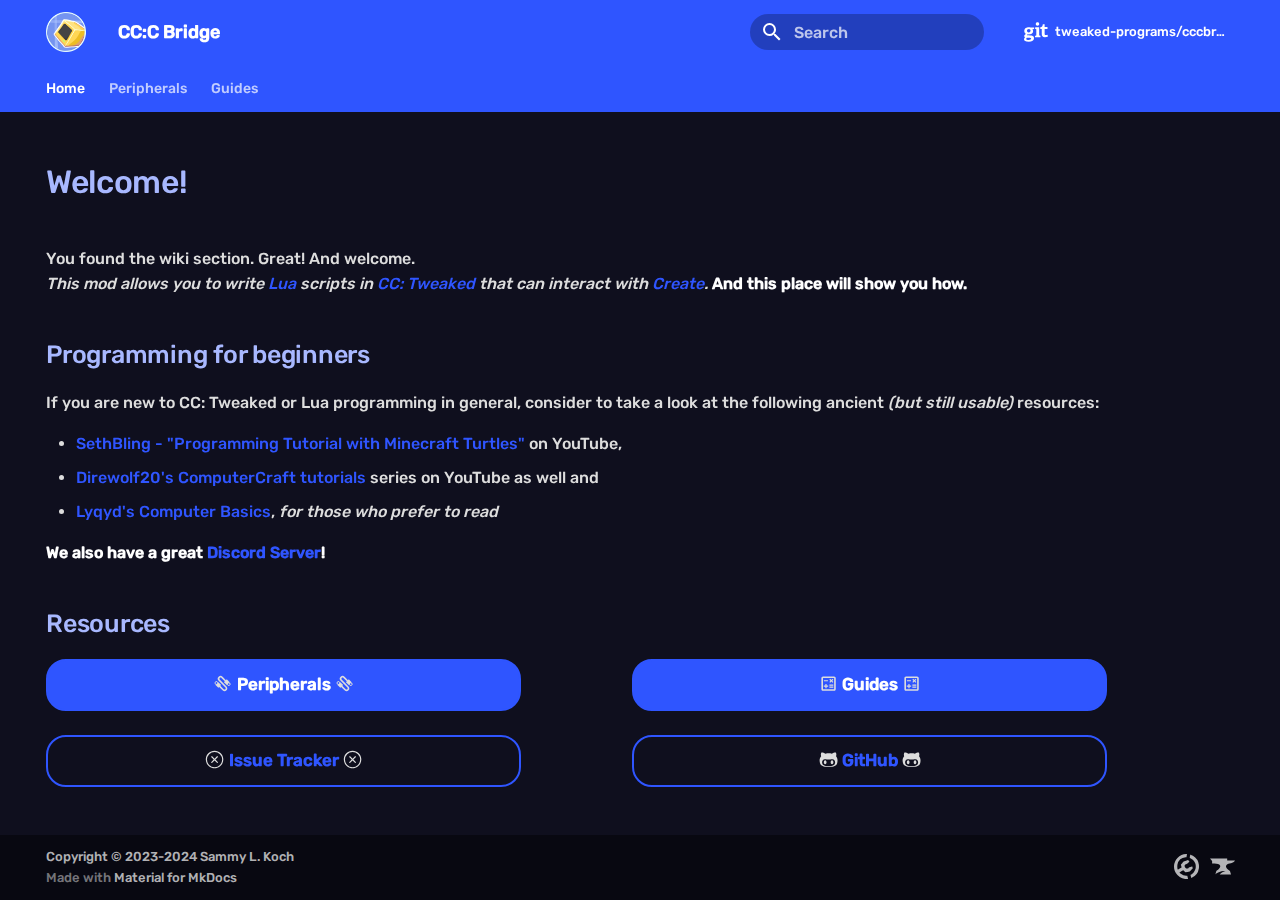
<file: index.html>
<!doctype html><html lang=en class=no-js> <head><meta charset=utf-8><meta name=viewport content="width=device-width,initial-scale=1"><meta name=description content="The documentation for the CC:C Bridge mod."><meta name=author content="Tweaked Programs"><link href=https://cccbridge.tweaked-programs.cc/ rel=canonical><link href=peripherals/ rel=next><link rel=icon href=assets/images/tweaked-programs-icon.png><meta name=generator content="mkdocs-1.5.3, mkdocs-material-9.5.2"><title>Home - CC:C Bridge</title><link rel=stylesheet href=assets/stylesheets/main.50c56a3b.min.css><link rel=stylesheet href=assets/stylesheets/palette.06af60db.min.css><link rel=stylesheet href=assets/stylesheets/extra.css><script>__md_scope=new URL(".",location),__md_hash=e=>[...e].reduce((e,_)=>(e<<5)-e+_.charCodeAt(0),0),__md_get=(e,_=localStorage,t=__md_scope)=>JSON.parse(_.getItem(t.pathname+"."+e)),__md_set=(e,_,t=localStorage,a=__md_scope)=>{try{t.setItem(a.pathname+"."+e,JSON.stringify(_))}catch(e){}}</script><meta property=og:type content=website><meta property=og:title content="Home - CC:C Bridge"><meta property=og:description content="The documentation for the CC:C Bridge mod."><meta property=og:image content=https://cccbridge.tweaked-programs.cc/assets/images/social/index.png><meta property=og:image:type content=image/png><meta property=og:image:width content=1200><meta property=og:image:height content=630><meta content=https://cccbridge.tweaked-programs.cc/ property=og:url><meta name=twitter:card content=summary_large_image><meta name=twitter:title content="Home - CC:C Bridge"><meta name=twitter:description content="The documentation for the CC:C Bridge mod."><meta name=twitter:image content=https://cccbridge.tweaked-programs.cc/assets/images/social/index.png> <link href="assets/stylesheets/glightbox.min.css" rel="stylesheet"/><style>
        html.glightbox-open { overflow: initial; height: 100%; }
        .gslide-title { margin-top: 0px; user-select: text; }
        .gslide-desc { color: #666; user-select: text; }
        .gslide-image img { background: white; }
        
            .gscrollbar-fixer { padding-right: 15px; }
            .gdesc-inner { font-size: 0.75rem; }
            body[data-md-color-scheme="slate"] .gdesc-inner { background: var(--md-default-bg-color);}
            body[data-md-color-scheme="slate"] .gslide-title { color: var(--md-default-fg-color);}
            body[data-md-color-scheme="slate"] .gslide-desc { color: var(--md-default-fg-color);}
            </style> <script src="assets/javascripts/glightbox.min.js"></script></head> <body dir=ltr data-md-color-scheme=slate data-md-color-primary=custom data-md-color-accent=custom> <input class=md-toggle data-md-toggle=drawer type=checkbox id=__drawer autocomplete=off> <input class=md-toggle data-md-toggle=search type=checkbox id=__search autocomplete=off> <label class=md-overlay for=__drawer></label> <div data-md-component=skip> <a href=#welcome class=md-skip> Skip to content </a> </div> <div data-md-component=announce> </div> <header class=md-header data-md-component=header> <nav class="md-header__inner md-grid" aria-label=Header> <a href=. title="CC:C Bridge" class="md-header__button md-logo" aria-label="CC:C Bridge" data-md-component=logo> <img src=assets/images/cccbridge-icon.png alt=logo> </a> <label class="md-header__button md-icon" for=__drawer> <svg xmlns=http://www.w3.org/2000/svg viewbox="0 0 24 24"><path d="M3 6h18v2H3V6m0 5h18v2H3v-2m0 5h18v2H3v-2Z"/></svg> </label> <div class=md-header__title data-md-component=header-title> <div class=md-header__ellipsis> <div class=md-header__topic> <span class=md-ellipsis> CC:C Bridge </span> </div> <div class=md-header__topic data-md-component=header-topic> <span class=md-ellipsis> Home </span> </div> </div> </div> <label class="md-header__button md-icon" for=__search> <svg xmlns=http://www.w3.org/2000/svg viewbox="0 0 24 24"><path d="M9.5 3A6.5 6.5 0 0 1 16 9.5c0 1.61-.59 3.09-1.56 4.23l.27.27h.79l5 5-1.5 1.5-5-5v-.79l-.27-.27A6.516 6.516 0 0 1 9.5 16 6.5 6.5 0 0 1 3 9.5 6.5 6.5 0 0 1 9.5 3m0 2C7 5 5 7 5 9.5S7 14 9.5 14 14 12 14 9.5 12 5 9.5 5Z"/></svg> </label> <div class=md-search data-md-component=search role=dialog> <label class=md-search__overlay for=__search></label> <div class=md-search__inner role=search> <form class=md-search__form name=search> <input type=text class=md-search__input name=query aria-label=Search placeholder=Search autocapitalize=off autocorrect=off autocomplete=off spellcheck=false data-md-component=search-query required> <label class="md-search__icon md-icon" for=__search> <svg xmlns=http://www.w3.org/2000/svg viewbox="0 0 24 24"><path d="M9.5 3A6.5 6.5 0 0 1 16 9.5c0 1.61-.59 3.09-1.56 4.23l.27.27h.79l5 5-1.5 1.5-5-5v-.79l-.27-.27A6.516 6.516 0 0 1 9.5 16 6.5 6.5 0 0 1 3 9.5 6.5 6.5 0 0 1 9.5 3m0 2C7 5 5 7 5 9.5S7 14 9.5 14 14 12 14 9.5 12 5 9.5 5Z"/></svg> <svg xmlns=http://www.w3.org/2000/svg viewbox="0 0 24 24"><path d="M20 11v2H8l5.5 5.5-1.42 1.42L4.16 12l7.92-7.92L13.5 5.5 8 11h12Z"/></svg> </label> <nav class=md-search__options aria-label=Search> <button type=reset class="md-search__icon md-icon" title=Clear aria-label=Clear tabindex=-1> <svg xmlns=http://www.w3.org/2000/svg viewbox="0 0 24 24"><path d="M19 6.41 17.59 5 12 10.59 6.41 5 5 6.41 10.59 12 5 17.59 6.41 19 12 13.41 17.59 19 19 17.59 13.41 12 19 6.41Z"/></svg> </button> </nav> </form> <div class=md-search__output> <div class=md-search__scrollwrap data-md-scrollfix> <div class=md-search-result data-md-component=search-result> <div class=md-search-result__meta> Initializing search </div> <ol class=md-search-result__list role=presentation></ol> </div> </div> </div> </div> </div> <div class=md-header__source> <a href=https://github.com/tweaked-programs/cccbridge title="Go to repository" class=md-source data-md-component=source> <div class="md-source__icon md-icon"> <svg xmlns=http://www.w3.org/2000/svg viewbox="0 0 512 512"><!-- Font Awesome Free 6.5.1 by @fontawesome - https://fontawesome.com License - https://fontawesome.com/license/free (Icons: CC BY 4.0, Fonts: SIL OFL 1.1, Code: MIT License) Copyright 2023 Fonticons, Inc.--><path d="M216.29 158.39H137C97 147.9 6.51 150.63 6.51 233.18c0 30.09 15 51.23 35 61-25.1 23-37 33.85-37 49.21 0 11 4.47 21.14 17.89 26.81C8.13 383.61 0 393.35 0 411.65c0 32.11 28.05 50.82 101.63 50.82 70.75 0 111.79-26.42 111.79-73.18 0-58.66-45.16-56.5-151.63-63l13.43-21.55c27.27 7.58 118.7 10 118.7-67.89 0-18.7-7.73-31.71-15-41.07l37.41-2.84zm-63.42 241.9c0 32.06-104.89 32.1-104.89 2.43 0-8.14 5.27-15 10.57-21.54 77.71 5.3 94.32 3.37 94.32 19.11zm-50.81-134.58c-52.8 0-50.46-71.16 1.2-71.16 49.54 0 50.82 71.16-1.2 71.16zm133.3 100.51v-32.1c26.75-3.66 27.24-2 27.24-11V203.61c0-8.5-2.05-7.38-27.24-16.26l4.47-32.92H324v168.71c0 6.51.4 7.32 6.51 8.14l20.73 2.84v32.1zm52.45-244.31c-23.17 0-36.59-13.43-36.59-36.61s13.42-35.77 36.59-35.77c23.58 0 37 12.62 37 35.77s-13.42 36.61-37 36.61zM512 350.46c-17.49 8.53-43.1 16.26-66.28 16.26-48.38 0-66.67-19.5-66.67-65.46V194.75c0-5.42 1.05-4.06-31.71-4.06V154.5c35.78-4.07 50-22 54.47-66.27h38.63c0 65.83-1.34 61.81 3.26 61.81H501v40.65h-60.56v97.15c0 6.92-4.92 51.41 60.57 26.84z"/></svg> </div> <div class=md-source__repository> tweaked-programs/cccbridge </div> </a> </div> </nav> </header> <div class=md-container data-md-component=container> <nav class=md-tabs aria-label=Tabs data-md-component=tabs> <div class=md-grid> <ul class=md-tabs__list> <li class="md-tabs__item md-tabs__item--active"> <a href=. class=md-tabs__link> Home </a> </li> <li class=md-tabs__item> <a href=peripherals/ class=md-tabs__link> Peripherals </a> </li> <li class=md-tabs__item> <a href=guides/ class=md-tabs__link> Guides </a> </li> </ul> </div> </nav> <main class=md-main data-md-component=main> <div class="md-main__inner md-grid"> <div class="md-sidebar md-sidebar--primary" data-md-component=sidebar data-md-type=navigation hidden> <div class=md-sidebar__scrollwrap> <div class=md-sidebar__inner> <nav class="md-nav md-nav--primary md-nav--lifted md-nav--integrated" aria-label=Navigation data-md-level=0> <label class=md-nav__title for=__drawer> <a href=. title="CC:C Bridge" class="md-nav__button md-logo" aria-label="CC:C Bridge" data-md-component=logo> <img src=assets/images/cccbridge-icon.png alt=logo> </a> CC:C Bridge </label> <div class=md-nav__source> <a href=https://github.com/tweaked-programs/cccbridge title="Go to repository" class=md-source data-md-component=source> <div class="md-source__icon md-icon"> <svg xmlns=http://www.w3.org/2000/svg viewbox="0 0 512 512"><!-- Font Awesome Free 6.5.1 by @fontawesome - https://fontawesome.com License - https://fontawesome.com/license/free (Icons: CC BY 4.0, Fonts: SIL OFL 1.1, Code: MIT License) Copyright 2023 Fonticons, Inc.--><path d="M216.29 158.39H137C97 147.9 6.51 150.63 6.51 233.18c0 30.09 15 51.23 35 61-25.1 23-37 33.85-37 49.21 0 11 4.47 21.14 17.89 26.81C8.13 383.61 0 393.35 0 411.65c0 32.11 28.05 50.82 101.63 50.82 70.75 0 111.79-26.42 111.79-73.18 0-58.66-45.16-56.5-151.63-63l13.43-21.55c27.27 7.58 118.7 10 118.7-67.89 0-18.7-7.73-31.71-15-41.07l37.41-2.84zm-63.42 241.9c0 32.06-104.89 32.1-104.89 2.43 0-8.14 5.27-15 10.57-21.54 77.71 5.3 94.32 3.37 94.32 19.11zm-50.81-134.58c-52.8 0-50.46-71.16 1.2-71.16 49.54 0 50.82 71.16-1.2 71.16zm133.3 100.51v-32.1c26.75-3.66 27.24-2 27.24-11V203.61c0-8.5-2.05-7.38-27.24-16.26l4.47-32.92H324v168.71c0 6.51.4 7.32 6.51 8.14l20.73 2.84v32.1zm52.45-244.31c-23.17 0-36.59-13.43-36.59-36.61s13.42-35.77 36.59-35.77c23.58 0 37 12.62 37 35.77s-13.42 36.61-37 36.61zM512 350.46c-17.49 8.53-43.1 16.26-66.28 16.26-48.38 0-66.67-19.5-66.67-65.46V194.75c0-5.42 1.05-4.06-31.71-4.06V154.5c35.78-4.07 50-22 54.47-66.27h38.63c0 65.83-1.34 61.81 3.26 61.81H501v40.65h-60.56v97.15c0 6.92-4.92 51.41 60.57 26.84z"/></svg> </div> <div class=md-source__repository> tweaked-programs/cccbridge </div> </a> </div> <ul class=md-nav__list data-md-scrollfix> <li class="md-nav__item md-nav__item--active md-nav__item--section md-nav__item--nested"> <input class="md-nav__toggle md-toggle " type=checkbox id=__nav_1 checked> <div class="md-nav__link md-nav__container"> <a href=. class="md-nav__link md-nav__link--active"> <span class=md-ellipsis> Home </span> </a> </div> <nav class=md-nav data-md-level=1 aria-labelledby=__nav_1_label aria-expanded=true> <label class=md-nav__title for=__nav_1> <span class="md-nav__icon md-icon"></span> Home </label> <ul class=md-nav__list data-md-scrollfix> </ul> </nav> </li> <li class="md-nav__item md-nav__item--section md-nav__item--nested"> <input class="md-nav__toggle md-toggle md-toggle--indeterminate" type=checkbox id=__nav_2> <div class="md-nav__link md-nav__container"> <a href=peripherals/ class="md-nav__link "> <span class=md-ellipsis> Peripherals </span> </a> <label class="md-nav__link " for=__nav_2 id=__nav_2_label tabindex> <span class="md-nav__icon md-icon"></span> </label> </div> <nav class=md-nav data-md-level=1 aria-labelledby=__nav_2_label aria-expanded=false> <label class=md-nav__title for=__nav_2> <span class="md-nav__icon md-icon"></span> Peripherals </label> <ul class=md-nav__list data-md-scrollfix> <li class=md-nav__item> <a href=peripherals/SourceBlockPeripheral/ class=md-nav__link> <span class=md-ellipsis> Source Block </span> </a> </li> <li class=md-nav__item> <a href=peripherals/RedRouterBlockPeripheral/ class=md-nav__link> <span class=md-ellipsis> RedRouter Block </span> </a> </li> <li class=md-nav__item> <a href=peripherals/TargetBlockPeripheral/ class=md-nav__link> <span class=md-ellipsis> Target Block </span> </a> </li> <li class=md-nav__item> <a href=peripherals/ScrollerBlockPeripheral/ class=md-nav__link> <span class=md-ellipsis> Scroller Pane </span> </a> </li> <li class=md-nav__item> <a href=peripherals/AnimatronicPeripheral/ class=md-nav__link> <span class=md-ellipsis> Animatronic </span> </a> </li> </ul> </nav> </li> <li class="md-nav__item md-nav__item--section md-nav__item--nested"> <input class="md-nav__toggle md-toggle md-toggle--indeterminate" type=checkbox id=__nav_3> <div class="md-nav__link md-nav__container"> <a href=guides/ class="md-nav__link "> <span class=md-ellipsis> Guides </span> </a> <label class="md-nav__link " for=__nav_3 id=__nav_3_label tabindex> <span class="md-nav__icon md-icon"></span> </label> </div> <nav class=md-nav data-md-level=1 aria-labelledby=__nav_3_label aria-expanded=false> <label class=md-nav__title for=__nav_3> <span class="md-nav__icon md-icon"></span> Guides </label> <ul class=md-nav__list data-md-scrollfix> <li class=md-nav__item> <a href=guides/wrenches/ class=md-nav__link> <span class=md-ellipsis> Wrenches and You </span> </a> </li> <li class=md-nav__item> <a href=guides/positioningAnimatronicAnalog/ class=md-nav__link> <span class=md-ellipsis> Using Animatronics: The Analog Way </span> </a> </li> <li class=md-nav__item> <a href=guides/positioningAnimatronicsBlockbench/ class=md-nav__link> <span class=md-ellipsis> Animating Animatronics using Blockbench </span> </a> </li> <li class=md-nav__item> <a href=guides/charset/ class=md-nav__link> <span class=md-ellipsis> Using the charset via Create displays </span> </a> </li> </ul> </nav> </li> </ul> </nav> </div> </div> </div> <div class=md-content data-md-component=content> <article class="md-content__inner md-typeset"> <h1 id=welcome>Welcome!<a class=headerlink href=#welcome title="Permanent link">&para;</a></h1> <p>You found the wiki section. Great! And welcome.<br> <em>This mod allows you to write <a href=https://www.lua.org/start.html>Lua</a> scripts in <a href=https://tweaked.cc/ >CC: Tweaked</a> that can interact with <a href=https://github.com/Creators-of-Create/Create/wiki>Create</a>.</em> <strong>And this place will show you how.</strong></p> <h2 id=programming-for-beginners>Programming for beginners<a class=headerlink href=#programming-for-beginners title="Permanent link">&para;</a></h2> <p>If you are new to CC: Tweaked or Lua programming in general, consider to take a look at the following ancient <em>(but still usable)</em> resources:</p> <ul> <li><a href=https://youtu.be/DSsx4VSe-Uk>SethBling - "Programming Tutorial with Minecraft Turtles"</a> on YouTube,</li> <li><a href="https://youtube.com/playlist?list=PLaiPn4ewcbkHYflo2jl0OuNaHK6Mj-koG">Direwolf20's ComputerCraft tutorials</a> series on YouTube as well and</li> <li><a href=http://www.computercraft.info/forums2/index.php?/topic/15033-computer-basics-i/ >Lyqyd's Computer Basics</a>, <em>for those who prefer to read</em></li> </ul> <p><strong>We also have a great <a href=https://discord.com/servers/minecraft-computer-mods-477910221872824320>Discord Server</a>!</strong></p> <h2 id=resources>Resources<a class=headerlink href=#resources title="Permanent link">&para;</a></h2> <p><a href=peripherals/ class="md-button md-button--primary"> <span class=twemoji><svg xmlns=http://www.w3.org/2000/svg viewbox="0 0 24 24"><path d="M7.05 3.5a3.519 3.519 0 0 0 0 4.97l8.49 8.48c.58.59.58 1.55 0 2.12-.59.59-1.54.59-2.13 0l-4.24-4.24 1.06-1.06-3.53-3.54-.36.36-1.41-1.42a1.02 1.02 0 0 0-1.43 0l-1.4 1.42c-.39.41-.39 1.02 0 1.41l1.4 1.41-.34.36L6.7 17.3l1.06-1.06L12 20.5a3.531 3.531 0 0 0 4.95 0c1.37-1.38 1.37-3.6 0-4.96L8.46 7.05c-.58-.59-.58-1.55 0-2.12.59-.59 1.54-.59 2.13 0l4.24 4.24-1.06 1.06 3.53 3.54.36-.36 1.41 1.42c.39.39 1.03.39 1.43 0l1.4-1.42c.39-.41.39-1.02 0-1.41l-1.4-1.41.34-.36L17.3 6.7l-1.06 1.06L12 3.5a3.531 3.531 0 0 0-4.95 0m-4.24 7.79 1.41-1.41 1.42 1.41-1.42 1.42m14.14 0 1.42-1.42 1.41 1.42-1.41 1.41Z"/></svg></span> Peripherals <span class=twemoji><svg xmlns=http://www.w3.org/2000/svg viewbox="0 0 24 24"><path d="M7.05 3.5a3.519 3.519 0 0 0 0 4.97l8.49 8.48c.58.59.58 1.55 0 2.12-.59.59-1.54.59-2.13 0l-4.24-4.24 1.06-1.06-3.53-3.54-.36.36-1.41-1.42a1.02 1.02 0 0 0-1.43 0l-1.4 1.42c-.39.41-.39 1.02 0 1.41l1.4 1.41-.34.36L6.7 17.3l1.06-1.06L12 20.5a3.531 3.531 0 0 0 4.95 0c1.37-1.38 1.37-3.6 0-4.96L8.46 7.05c-.58-.59-.58-1.55 0-2.12.59-.59 1.54-.59 2.13 0l4.24 4.24-1.06 1.06 3.53 3.54.36-.36 1.41 1.42c.39.39 1.03.39 1.43 0l1.4-1.42c.39-.41.39-1.02 0-1.41l-1.4-1.41.34-.36L17.3 6.7l-1.06 1.06L12 3.5a3.531 3.531 0 0 0-4.95 0m-4.24 7.79 1.41-1.41 1.42 1.41-1.42 1.42m14.14 0 1.42-1.42 1.41 1.42-1.41 1.41Z"/></svg></span> </a> <a href=guides/ class="md-button md-button--primary md-button-right"> <span class=twemoji><svg xmlns=http://www.w3.org/2000/svg viewbox="0 0 24 24"><path d="M19 3H5c-1.1 0-2 .9-2 2v14c0 1.1.9 2 2 2h14c1.1 0 2-.9 2-2V5c0-1.1-.9-2-2-2m0 16H5V5h14v14M6.2 7.7h5v1.5h-5V7.7m6.8 8.1h5v1.5h-5v-1.5m0-2.6h5v1.5h-5v-1.5M8 18h1.5v-2h2v-1.5h-2v-2H8v2H6V16h2v2m6.1-7.1 1.4-1.4 1.4 1.4 1.1-1-1.4-1.4L18 7.1 16.9 6l-1.4 1.4L14.1 6 13 7.1l1.4 1.4L13 9.9l1.1 1Z"/></svg></span> Guides <span class=twemoji><svg xmlns=http://www.w3.org/2000/svg viewbox="0 0 24 24"><path d="M19 3H5c-1.1 0-2 .9-2 2v14c0 1.1.9 2 2 2h14c1.1 0 2-.9 2-2V5c0-1.1-.9-2-2-2m0 16H5V5h14v14M6.2 7.7h5v1.5h-5V7.7m6.8 8.1h5v1.5h-5v-1.5m0-2.6h5v1.5h-5v-1.5M8 18h1.5v-2h2v-1.5h-2v-2H8v2H6V16h2v2m6.1-7.1 1.4-1.4 1.4 1.4 1.1-1-1.4-1.4L18 7.1 16.9 6l-1.4 1.4L14.1 6 13 7.1l1.4 1.4L13 9.9l1.1 1Z"/></svg></span> </a></p> <p><a class=md-button href=https://github.com/tweaked-programs/cccbridge/issues> <span class=twemoji><svg xmlns=http://www.w3.org/2000/svg viewbox="0 0 24 24"><path d="M9.036 7.976a.75.75 0 0 0-1.06 1.06L10.939 12l-2.963 2.963a.75.75 0 1 0 1.06 1.06L12 13.06l2.963 2.964a.75.75 0 0 0 1.061-1.06L13.061 12l2.963-2.964a.75.75 0 1 0-1.06-1.06L12 10.939 9.036 7.976Z"/><path d="M12 1c6.075 0 11 4.925 11 11s-4.925 11-11 11S1 18.075 1 12 5.925 1 12 1ZM2.5 12a9.5 9.5 0 0 0 9.5 9.5 9.5 9.5 0 0 0 9.5-9.5A9.5 9.5 0 0 0 12 2.5 9.5 9.5 0 0 0 2.5 12Z"/></svg></span> Issue Tracker <span class=twemoji><svg xmlns=http://www.w3.org/2000/svg viewbox="0 0 24 24"><path d="M9.036 7.976a.75.75 0 0 0-1.06 1.06L10.939 12l-2.963 2.963a.75.75 0 1 0 1.06 1.06L12 13.06l2.963 2.964a.75.75 0 0 0 1.061-1.06L13.061 12l2.963-2.964a.75.75 0 1 0-1.06-1.06L12 10.939 9.036 7.976Z"/><path d="M12 1c6.075 0 11 4.925 11 11s-4.925 11-11 11S1 18.075 1 12 5.925 1 12 1ZM2.5 12a9.5 9.5 0 0 0 9.5 9.5 9.5 9.5 0 0 0 9.5-9.5A9.5 9.5 0 0 0 12 2.5 9.5 9.5 0 0 0 2.5 12Z"/></svg></span> </a> <a class="md-button md-button-right" href=https://github.com/tweaked-programs/cccbridge> <span class=twemoji><svg xmlns=http://www.w3.org/2000/svg viewbox="0 0 480 512"><!-- Font Awesome Free 6.5.1 by @fontawesome - https://fontawesome.com License - https://fontawesome.com/license/free (Icons: CC BY 4.0, Fonts: SIL OFL 1.1, Code: MIT License) Copyright 2023 Fonticons, Inc.--><path d="M186.1 328.7c0 20.9-10.9 55.1-36.7 55.1s-36.7-34.2-36.7-55.1 10.9-55.1 36.7-55.1 36.7 34.2 36.7 55.1zM480 278.2c0 31.9-3.2 65.7-17.5 95-37.9 76.6-142.1 74.8-216.7 74.8-75.8 0-186.2 2.7-225.6-74.8-14.6-29-20.2-63.1-20.2-95 0-41.9 13.9-81.5 41.5-113.6-5.2-15.8-7.7-32.4-7.7-48.8 0-21.5 4.9-32.3 14.6-51.8 45.3 0 74.3 9 108.8 36 29-6.9 58.8-10 88.7-10 27 0 54.2 2.9 80.4 9.2 34-26.7 63-35.2 107.8-35.2 9.8 19.5 14.6 30.3 14.6 51.8 0 16.4-2.6 32.7-7.7 48.2 27.5 32.4 39 72.3 39 114.2zm-64.3 50.5c0-43.9-26.7-82.6-73.5-82.6-18.9 0-37 3.4-56 6-14.9 2.3-29.8 3.2-45.1 3.2-15.2 0-30.1-.9-45.1-3.2-18.7-2.6-37-6-56-6-46.8 0-73.5 38.7-73.5 82.6 0 87.8 80.4 101.3 150.4 101.3h48.2c70.3 0 150.6-13.4 150.6-101.3zm-82.6-55.1c-25.8 0-36.7 34.2-36.7 55.1s10.9 55.1 36.7 55.1 36.7-34.2 36.7-55.1-10.9-55.1-36.7-55.1z"/></svg></span> GitHub <span class=twemoji><svg xmlns=http://www.w3.org/2000/svg viewbox="0 0 480 512"><!-- Font Awesome Free 6.5.1 by @fontawesome - https://fontawesome.com License - https://fontawesome.com/license/free (Icons: CC BY 4.0, Fonts: SIL OFL 1.1, Code: MIT License) Copyright 2023 Fonticons, Inc.--><path d="M186.1 328.7c0 20.9-10.9 55.1-36.7 55.1s-36.7-34.2-36.7-55.1 10.9-55.1 36.7-55.1 36.7 34.2 36.7 55.1zM480 278.2c0 31.9-3.2 65.7-17.5 95-37.9 76.6-142.1 74.8-216.7 74.8-75.8 0-186.2 2.7-225.6-74.8-14.6-29-20.2-63.1-20.2-95 0-41.9 13.9-81.5 41.5-113.6-5.2-15.8-7.7-32.4-7.7-48.8 0-21.5 4.9-32.3 14.6-51.8 45.3 0 74.3 9 108.8 36 29-6.9 58.8-10 88.7-10 27 0 54.2 2.9 80.4 9.2 34-26.7 63-35.2 107.8-35.2 9.8 19.5 14.6 30.3 14.6 51.8 0 16.4-2.6 32.7-7.7 48.2 27.5 32.4 39 72.3 39 114.2zm-64.3 50.5c0-43.9-26.7-82.6-73.5-82.6-18.9 0-37 3.4-56 6-14.9 2.3-29.8 3.2-45.1 3.2-15.2 0-30.1-.9-45.1-3.2-18.7-2.6-37-6-56-6-46.8 0-73.5 38.7-73.5 82.6 0 87.8 80.4 101.3 150.4 101.3h48.2c70.3 0 150.6-13.4 150.6-101.3zm-82.6-55.1c-25.8 0-36.7 34.2-36.7 55.1s10.9 55.1 36.7 55.1 36.7-34.2 36.7-55.1-10.9-55.1-36.7-55.1z"/></svg></span> </a></p> </article> </div> <script>var target=document.getElementById(location.hash.slice(1));target&&target.name&&(target.checked=target.name.startsWith("__tabbed_"))</script> </div> </main> <footer class=md-footer> <div class="md-footer-meta md-typeset"> <div class="md-footer-meta__inner md-grid"> <div class=md-copyright> <div class=md-copyright__highlight> Copyright © 2023-2024 Sammy L. Koch </div> Made with <a href=https://squidfunk.github.io/mkdocs-material/ target=_blank rel=noopener> Material for MkDocs </a> </div> <div class=md-social> <a href=https://modrinth.com/mod/cccbridge target=_blank rel=noopener title=Modrinth class=md-social__link> <svg xmlns=http://www.w3.org/2000/svg viewbox="0 0 24 24"><path d="M12.252.004a11.78 11.768 0 0 0-8.92 3.73 11 10.999 0 0 0-2.17 3.11 11.37 11.359 0 0 0-1.16 5.169c0 1.42.17 2.5.6 3.77.24.759.77 1.899 1.17 2.529a12.3 12.298 0 0 0 8.85 5.639c.44.05 2.54.07 2.76.02.2-.04.22.1-.26-1.7l-.36-1.37-1.01-.06a8.5 8.489 0 0 1-5.18-1.8 5.34 5.34 0 0 1-1.3-1.26c0-.05.34-.28.74-.5a37.572 37.545 0 0 1 2.88-1.629c.03 0 .5.45 1.06.98l1 .97 2.07-.43 2.06-.43 1.47-1.47c.8-.8 1.48-1.5 1.48-1.52 0-.09-.42-1.63-.46-1.7-.04-.06-.2-.03-1.02.18-.53.13-1.2.3-1.45.4l-.48.15-.53.53-.53.53-.93.1-.93.07-.52-.5a2.7 2.7 0 0 1-.96-1.7l-.13-.6.43-.57c.68-.9.68-.9 1.46-1.1.4-.1.65-.2.83-.33.13-.099.65-.579 1.14-1.069l.9-.9-.7-.7-.7-.7-1.95.54c-1.07.3-1.96.53-1.97.53-.03 0-2.23 2.48-2.63 2.97l-.29.35.28 1.03c.16.56.3 1.16.31 1.34l.03.3-.34.23c-.37.23-2.22 1.3-2.84 1.63-.36.2-.37.2-.44.1-.08-.1-.23-.6-.32-1.03-.18-.86-.17-2.75.02-3.73a8.84 8.839 0 0 1 7.9-6.93c.43-.03.77-.08.78-.1.06-.17.5-2.999.47-3.039-.01-.02-.1-.02-.2-.03Zm3.68.67c-.2 0-.3.1-.37.38-.06.23-.46 2.42-.46 2.52 0 .04.1.11.22.16a8.51 8.499 0 0 1 2.99 2 8.38 8.379 0 0 1 2.16 3.449 6.9 6.9 0 0 1 .4 2.8c0 1.07 0 1.27-.1 1.73a9.37 9.369 0 0 1-1.76 3.769c-.32.4-.98 1.06-1.37 1.38-.38.32-1.54 1.1-1.7 1.14-.1.03-.1.06-.07.26.03.18.64 2.56.7 2.78l.06.06a12.07 12.058 0 0 0 7.27-9.4c.13-.77.13-2.58 0-3.4a11.96 11.948 0 0 0-5.73-8.578c-.7-.42-2.05-1.06-2.25-1.06Z"/></svg> </a> <a href=https://www.curseforge.com/minecraft/mc-mods/cccbridge target=_blank rel=noopener title=CurseForge class=md-social__link> <svg xmlns=http://www.w3.org/2000/svg viewbox="0 0 24 24"><path d="M18.326 9.214s4.9-.772 5.674-3.026h-7.507V4.4H0l2.032 2.358v2.415s5.127-.267 7.11 1.237c2.714 2.516-3.053 5.917-3.053 5.917l-.99 3.273c1.547-1.473 4.494-3.377 9.899-3.286-2.057.65-4.125 1.665-5.735 3.286h10.925l-1.029-3.273s-7.918-4.668-.833-7.112z"/></svg> </a> </div> </div> </div> </footer> </div> <div class=md-dialog data-md-component=dialog> <div class="md-dialog__inner md-typeset"></div> </div> <script id=__config type=application/json>{"base": ".", "features": ["content.code.copy", "navigation.tracking", "navigation.instant", "navigation.tabs", "navigation.indexes", "navigation.expand", "toc.integrate"], "search": "assets/javascripts/workers/search.f886a092.min.js", "translations": {"clipboard.copied": "Copied to clipboard", "clipboard.copy": "Copy to clipboard", "search.result.more.one": "1 more on this page", "search.result.more.other": "# more on this page", "search.result.none": "No matching documents", "search.result.one": "1 matching document", "search.result.other": "# matching documents", "search.result.placeholder": "Type to start searching", "search.result.term.missing": "Missing", "select.version": "Select version"}}</script> <script src=assets/javascripts/bundle.d7c377c4.min.js></script> <script>document$.subscribe(() => {const lightbox = GLightbox({"touchNavigation": true, "loop": false, "zoomable": true, "draggable": true, "openEffect": "zoom", "closeEffect": "zoom", "slideEffect": "slide"});})</script></body> </html>
</file>
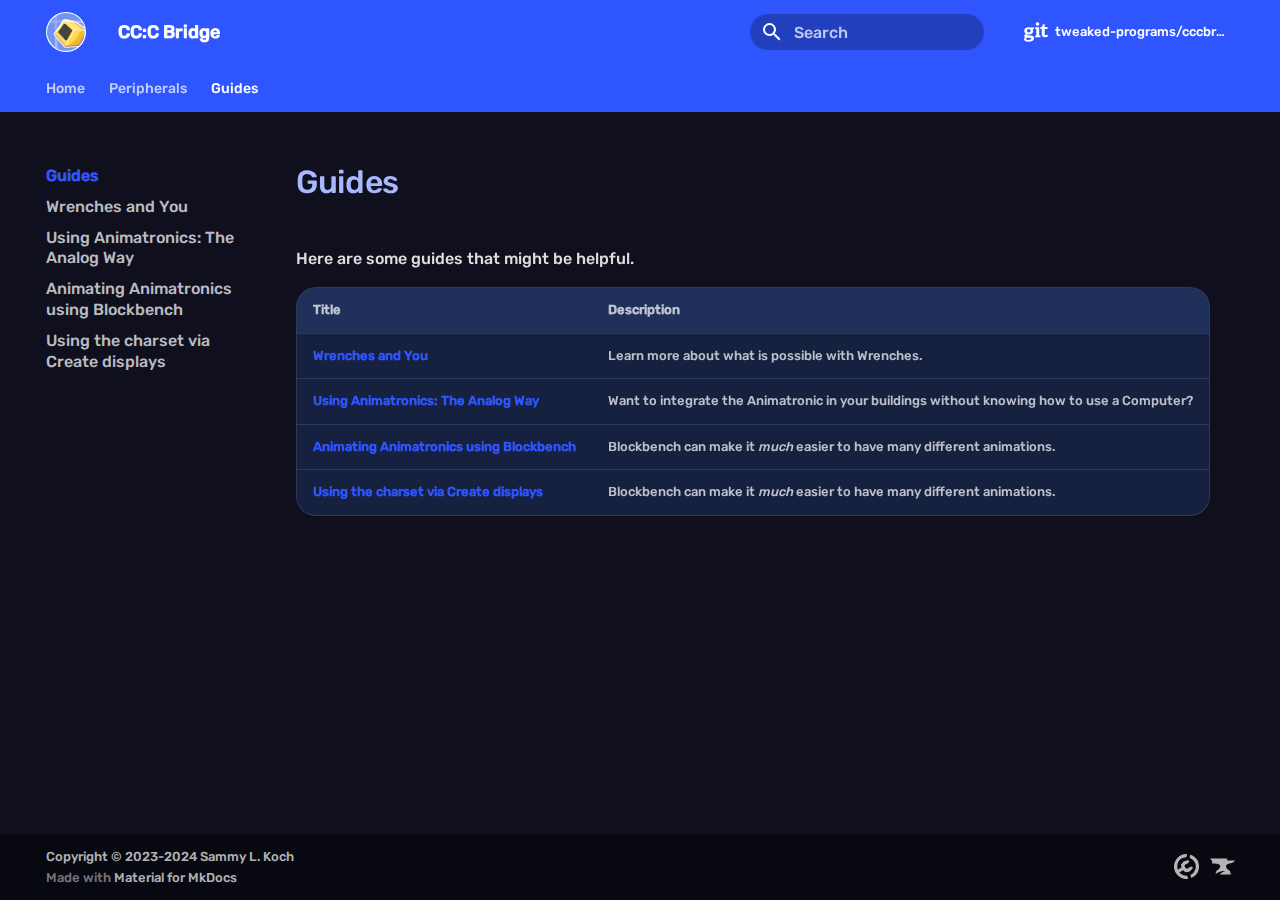
<file: guides/index.html>
<!doctype html><html lang=en class=no-js> <head><meta charset=utf-8><meta name=viewport content="width=device-width,initial-scale=1"><meta name=description content="The documentation for the CC:C Bridge mod."><meta name=author content="Tweaked Programs"><link href=https://cccbridge.tweaked-programs.cc/guides/ rel=canonical><link href=../peripherals/AnimatronicPeripheral/ rel=prev><link href=wrenches/ rel=next><link rel=icon href=../assets/images/tweaked-programs-icon.png><meta name=generator content="mkdocs-1.5.3, mkdocs-material-9.5.2"><title>Guides - CC:C Bridge</title><link rel=stylesheet href=../assets/stylesheets/main.50c56a3b.min.css><link rel=stylesheet href=../assets/stylesheets/palette.06af60db.min.css><link rel=stylesheet href=../assets/stylesheets/extra.css><script>__md_scope=new URL("..",location),__md_hash=e=>[...e].reduce((e,_)=>(e<<5)-e+_.charCodeAt(0),0),__md_get=(e,_=localStorage,t=__md_scope)=>JSON.parse(_.getItem(t.pathname+"."+e)),__md_set=(e,_,t=localStorage,a=__md_scope)=>{try{t.setItem(a.pathname+"."+e,JSON.stringify(_))}catch(e){}}</script><meta property=og:type content=website><meta property=og:title content="Guides - CC:C Bridge"><meta property=og:description content="The documentation for the CC:C Bridge mod."><meta property=og:image content=https://cccbridge.tweaked-programs.cc/assets/images/social/guides/index.png><meta property=og:image:type content=image/png><meta property=og:image:width content=1200><meta property=og:image:height content=630><meta content=https://cccbridge.tweaked-programs.cc/guides/ property=og:url><meta name=twitter:card content=summary_large_image><meta name=twitter:title content="Guides - CC:C Bridge"><meta name=twitter:description content="The documentation for the CC:C Bridge mod."><meta name=twitter:image content=https://cccbridge.tweaked-programs.cc/assets/images/social/guides/index.png> <link href="../assets/stylesheets/glightbox.min.css" rel="stylesheet"/><style>
        html.glightbox-open { overflow: initial; height: 100%; }
        .gslide-title { margin-top: 0px; user-select: text; }
        .gslide-desc { color: #666; user-select: text; }
        .gslide-image img { background: white; }
        
            .gscrollbar-fixer { padding-right: 15px; }
            .gdesc-inner { font-size: 0.75rem; }
            body[data-md-color-scheme="slate"] .gdesc-inner { background: var(--md-default-bg-color);}
            body[data-md-color-scheme="slate"] .gslide-title { color: var(--md-default-fg-color);}
            body[data-md-color-scheme="slate"] .gslide-desc { color: var(--md-default-fg-color);}
            </style> <script src="../assets/javascripts/glightbox.min.js"></script></head> <body dir=ltr data-md-color-scheme=slate data-md-color-primary=custom data-md-color-accent=custom> <input class=md-toggle data-md-toggle=drawer type=checkbox id=__drawer autocomplete=off> <input class=md-toggle data-md-toggle=search type=checkbox id=__search autocomplete=off> <label class=md-overlay for=__drawer></label> <div data-md-component=skip> <a href=#guides class=md-skip> Skip to content </a> </div> <div data-md-component=announce> </div> <header class=md-header data-md-component=header> <nav class="md-header__inner md-grid" aria-label=Header> <a href=.. title="CC:C Bridge" class="md-header__button md-logo" aria-label="CC:C Bridge" data-md-component=logo> <img src=../assets/images/cccbridge-icon.png alt=logo> </a> <label class="md-header__button md-icon" for=__drawer> <svg xmlns=http://www.w3.org/2000/svg viewbox="0 0 24 24"><path d="M3 6h18v2H3V6m0 5h18v2H3v-2m0 5h18v2H3v-2Z"/></svg> </label> <div class=md-header__title data-md-component=header-title> <div class=md-header__ellipsis> <div class=md-header__topic> <span class=md-ellipsis> CC:C Bridge </span> </div> <div class=md-header__topic data-md-component=header-topic> <span class=md-ellipsis> Guides </span> </div> </div> </div> <label class="md-header__button md-icon" for=__search> <svg xmlns=http://www.w3.org/2000/svg viewbox="0 0 24 24"><path d="M9.5 3A6.5 6.5 0 0 1 16 9.5c0 1.61-.59 3.09-1.56 4.23l.27.27h.79l5 5-1.5 1.5-5-5v-.79l-.27-.27A6.516 6.516 0 0 1 9.5 16 6.5 6.5 0 0 1 3 9.5 6.5 6.5 0 0 1 9.5 3m0 2C7 5 5 7 5 9.5S7 14 9.5 14 14 12 14 9.5 12 5 9.5 5Z"/></svg> </label> <div class=md-search data-md-component=search role=dialog> <label class=md-search__overlay for=__search></label> <div class=md-search__inner role=search> <form class=md-search__form name=search> <input type=text class=md-search__input name=query aria-label=Search placeholder=Search autocapitalize=off autocorrect=off autocomplete=off spellcheck=false data-md-component=search-query required> <label class="md-search__icon md-icon" for=__search> <svg xmlns=http://www.w3.org/2000/svg viewbox="0 0 24 24"><path d="M9.5 3A6.5 6.5 0 0 1 16 9.5c0 1.61-.59 3.09-1.56 4.23l.27.27h.79l5 5-1.5 1.5-5-5v-.79l-.27-.27A6.516 6.516 0 0 1 9.5 16 6.5 6.5 0 0 1 3 9.5 6.5 6.5 0 0 1 9.5 3m0 2C7 5 5 7 5 9.5S7 14 9.5 14 14 12 14 9.5 12 5 9.5 5Z"/></svg> <svg xmlns=http://www.w3.org/2000/svg viewbox="0 0 24 24"><path d="M20 11v2H8l5.5 5.5-1.42 1.42L4.16 12l7.92-7.92L13.5 5.5 8 11h12Z"/></svg> </label> <nav class=md-search__options aria-label=Search> <button type=reset class="md-search__icon md-icon" title=Clear aria-label=Clear tabindex=-1> <svg xmlns=http://www.w3.org/2000/svg viewbox="0 0 24 24"><path d="M19 6.41 17.59 5 12 10.59 6.41 5 5 6.41 10.59 12 5 17.59 6.41 19 12 13.41 17.59 19 19 17.59 13.41 12 19 6.41Z"/></svg> </button> </nav> </form> <div class=md-search__output> <div class=md-search__scrollwrap data-md-scrollfix> <div class=md-search-result data-md-component=search-result> <div class=md-search-result__meta> Initializing search </div> <ol class=md-search-result__list role=presentation></ol> </div> </div> </div> </div> </div> <div class=md-header__source> <a href=https://github.com/tweaked-programs/cccbridge title="Go to repository" class=md-source data-md-component=source> <div class="md-source__icon md-icon"> <svg xmlns=http://www.w3.org/2000/svg viewbox="0 0 512 512"><!-- Font Awesome Free 6.5.1 by @fontawesome - https://fontawesome.com License - https://fontawesome.com/license/free (Icons: CC BY 4.0, Fonts: SIL OFL 1.1, Code: MIT License) Copyright 2023 Fonticons, Inc.--><path d="M216.29 158.39H137C97 147.9 6.51 150.63 6.51 233.18c0 30.09 15 51.23 35 61-25.1 23-37 33.85-37 49.21 0 11 4.47 21.14 17.89 26.81C8.13 383.61 0 393.35 0 411.65c0 32.11 28.05 50.82 101.63 50.82 70.75 0 111.79-26.42 111.79-73.18 0-58.66-45.16-56.5-151.63-63l13.43-21.55c27.27 7.58 118.7 10 118.7-67.89 0-18.7-7.73-31.71-15-41.07l37.41-2.84zm-63.42 241.9c0 32.06-104.89 32.1-104.89 2.43 0-8.14 5.27-15 10.57-21.54 77.71 5.3 94.32 3.37 94.32 19.11zm-50.81-134.58c-52.8 0-50.46-71.16 1.2-71.16 49.54 0 50.82 71.16-1.2 71.16zm133.3 100.51v-32.1c26.75-3.66 27.24-2 27.24-11V203.61c0-8.5-2.05-7.38-27.24-16.26l4.47-32.92H324v168.71c0 6.51.4 7.32 6.51 8.14l20.73 2.84v32.1zm52.45-244.31c-23.17 0-36.59-13.43-36.59-36.61s13.42-35.77 36.59-35.77c23.58 0 37 12.62 37 35.77s-13.42 36.61-37 36.61zM512 350.46c-17.49 8.53-43.1 16.26-66.28 16.26-48.38 0-66.67-19.5-66.67-65.46V194.75c0-5.42 1.05-4.06-31.71-4.06V154.5c35.78-4.07 50-22 54.47-66.27h38.63c0 65.83-1.34 61.81 3.26 61.81H501v40.65h-60.56v97.15c0 6.92-4.92 51.41 60.57 26.84z"/></svg> </div> <div class=md-source__repository> tweaked-programs/cccbridge </div> </a> </div> </nav> </header> <div class=md-container data-md-component=container> <nav class=md-tabs aria-label=Tabs data-md-component=tabs> <div class=md-grid> <ul class=md-tabs__list> <li class=md-tabs__item> <a href=.. class=md-tabs__link> Home </a> </li> <li class=md-tabs__item> <a href=../peripherals/ class=md-tabs__link> Peripherals </a> </li> <li class="md-tabs__item md-tabs__item--active"> <a href=./ class=md-tabs__link> Guides </a> </li> </ul> </div> </nav> <main class=md-main data-md-component=main> <div class="md-main__inner md-grid"> <div class="md-sidebar md-sidebar--primary" data-md-component=sidebar data-md-type=navigation> <div class=md-sidebar__scrollwrap> <div class=md-sidebar__inner> <nav class="md-nav md-nav--primary md-nav--lifted md-nav--integrated" aria-label=Navigation data-md-level=0> <label class=md-nav__title for=__drawer> <a href=.. title="CC:C Bridge" class="md-nav__button md-logo" aria-label="CC:C Bridge" data-md-component=logo> <img src=../assets/images/cccbridge-icon.png alt=logo> </a> CC:C Bridge </label> <div class=md-nav__source> <a href=https://github.com/tweaked-programs/cccbridge title="Go to repository" class=md-source data-md-component=source> <div class="md-source__icon md-icon"> <svg xmlns=http://www.w3.org/2000/svg viewbox="0 0 512 512"><!-- Font Awesome Free 6.5.1 by @fontawesome - https://fontawesome.com License - https://fontawesome.com/license/free (Icons: CC BY 4.0, Fonts: SIL OFL 1.1, Code: MIT License) Copyright 2023 Fonticons, Inc.--><path d="M216.29 158.39H137C97 147.9 6.51 150.63 6.51 233.18c0 30.09 15 51.23 35 61-25.1 23-37 33.85-37 49.21 0 11 4.47 21.14 17.89 26.81C8.13 383.61 0 393.35 0 411.65c0 32.11 28.05 50.82 101.63 50.82 70.75 0 111.79-26.42 111.79-73.18 0-58.66-45.16-56.5-151.63-63l13.43-21.55c27.27 7.58 118.7 10 118.7-67.89 0-18.7-7.73-31.71-15-41.07l37.41-2.84zm-63.42 241.9c0 32.06-104.89 32.1-104.89 2.43 0-8.14 5.27-15 10.57-21.54 77.71 5.3 94.32 3.37 94.32 19.11zm-50.81-134.58c-52.8 0-50.46-71.16 1.2-71.16 49.54 0 50.82 71.16-1.2 71.16zm133.3 100.51v-32.1c26.75-3.66 27.24-2 27.24-11V203.61c0-8.5-2.05-7.38-27.24-16.26l4.47-32.92H324v168.71c0 6.51.4 7.32 6.51 8.14l20.73 2.84v32.1zm52.45-244.31c-23.17 0-36.59-13.43-36.59-36.61s13.42-35.77 36.59-35.77c23.58 0 37 12.62 37 35.77s-13.42 36.61-37 36.61zM512 350.46c-17.49 8.53-43.1 16.26-66.28 16.26-48.38 0-66.67-19.5-66.67-65.46V194.75c0-5.42 1.05-4.06-31.71-4.06V154.5c35.78-4.07 50-22 54.47-66.27h38.63c0 65.83-1.34 61.81 3.26 61.81H501v40.65h-60.56v97.15c0 6.92-4.92 51.41 60.57 26.84z"/></svg> </div> <div class=md-source__repository> tweaked-programs/cccbridge </div> </a> </div> <ul class=md-nav__list data-md-scrollfix> <li class="md-nav__item md-nav__item--section md-nav__item--nested"> <input class="md-nav__toggle md-toggle md-toggle--indeterminate" type=checkbox id=__nav_1> <div class="md-nav__link md-nav__container"> <a href=.. class="md-nav__link "> <span class=md-ellipsis> Home </span> </a> </div> <nav class=md-nav data-md-level=1 aria-labelledby=__nav_1_label aria-expanded=false> <label class=md-nav__title for=__nav_1> <span class="md-nav__icon md-icon"></span> Home </label> <ul class=md-nav__list data-md-scrollfix> </ul> </nav> </li> <li class="md-nav__item md-nav__item--section md-nav__item--nested"> <input class="md-nav__toggle md-toggle md-toggle--indeterminate" type=checkbox id=__nav_2> <div class="md-nav__link md-nav__container"> <a href=../peripherals/ class="md-nav__link "> <span class=md-ellipsis> Peripherals </span> </a> <label class="md-nav__link " for=__nav_2 id=__nav_2_label tabindex> <span class="md-nav__icon md-icon"></span> </label> </div> <nav class=md-nav data-md-level=1 aria-labelledby=__nav_2_label aria-expanded=false> <label class=md-nav__title for=__nav_2> <span class="md-nav__icon md-icon"></span> Peripherals </label> <ul class=md-nav__list data-md-scrollfix> <li class=md-nav__item> <a href=../peripherals/SourceBlockPeripheral/ class=md-nav__link> <span class=md-ellipsis> Source Block </span> </a> </li> <li class=md-nav__item> <a href=../peripherals/RedRouterBlockPeripheral/ class=md-nav__link> <span class=md-ellipsis> RedRouter Block </span> </a> </li> <li class=md-nav__item> <a href=../peripherals/TargetBlockPeripheral/ class=md-nav__link> <span class=md-ellipsis> Target Block </span> </a> </li> <li class=md-nav__item> <a href=../peripherals/ScrollerBlockPeripheral/ class=md-nav__link> <span class=md-ellipsis> Scroller Pane </span> </a> </li> <li class=md-nav__item> <a href=../peripherals/AnimatronicPeripheral/ class=md-nav__link> <span class=md-ellipsis> Animatronic </span> </a> </li> </ul> </nav> </li> <li class="md-nav__item md-nav__item--active md-nav__item--section md-nav__item--nested"> <input class="md-nav__toggle md-toggle " type=checkbox id=__nav_3 checked> <div class="md-nav__link md-nav__container"> <a href=./ class="md-nav__link md-nav__link--active"> <span class=md-ellipsis> Guides </span> </a> <label class="md-nav__link md-nav__link--active" for=__nav_3 id=__nav_3_label tabindex> <span class="md-nav__icon md-icon"></span> </label> </div> <nav class=md-nav data-md-level=1 aria-labelledby=__nav_3_label aria-expanded=true> <label class=md-nav__title for=__nav_3> <span class="md-nav__icon md-icon"></span> Guides </label> <ul class=md-nav__list data-md-scrollfix> <li class=md-nav__item> <a href=wrenches/ class=md-nav__link> <span class=md-ellipsis> Wrenches and You </span> </a> </li> <li class=md-nav__item> <a href=positioningAnimatronicAnalog/ class=md-nav__link> <span class=md-ellipsis> Using Animatronics: The Analog Way </span> </a> </li> <li class=md-nav__item> <a href=positioningAnimatronicsBlockbench/ class=md-nav__link> <span class=md-ellipsis> Animating Animatronics using Blockbench </span> </a> </li> <li class=md-nav__item> <a href=charset/ class=md-nav__link> <span class=md-ellipsis> Using the charset via Create displays </span> </a> </li> </ul> </nav> </li> </ul> </nav> </div> </div> </div> <div class=md-content data-md-component=content> <article class="md-content__inner md-typeset"> <h1 id=guides>Guides<a class=headerlink href=#guides title="Permanent link">&para;</a></h1> <p>Here are some guides that might be helpful.</p> <table> <thead> <tr> <th>Title</th> <th>Description</th> </tr> </thead> <tbody> <tr> <td><a href=wrenches/ ><strong>Wrenches and You</strong></a></td> <td>Learn more about what is possible with Wrenches.</td> </tr> <tr> <td><a href=positioningAnimatronicAnalog/ ><strong>Using Animatronics: The Analog Way</strong></a></td> <td>Want to integrate the Animatronic in your buildings without knowing how to use a Computer?</td> </tr> <tr> <td><a href=positioningAnimatronicsBlockbench/ ><strong>Animating Animatronics using Blockbench</strong></a></td> <td>Blockbench can make it <em>much</em> easier to have many different animations.</td> </tr> <tr> <td><a href=charset/ ><strong>Using the charset via Create displays</strong></a></td> <td>Blockbench can make it <em>much</em> easier to have many different animations.</td> </tr> </tbody> </table> </article> </div> <script>var target=document.getElementById(location.hash.slice(1));target&&target.name&&(target.checked=target.name.startsWith("__tabbed_"))</script> </div> </main> <footer class=md-footer> <div class="md-footer-meta md-typeset"> <div class="md-footer-meta__inner md-grid"> <div class=md-copyright> <div class=md-copyright__highlight> Copyright © 2023-2024 Sammy L. Koch </div> Made with <a href=https://squidfunk.github.io/mkdocs-material/ target=_blank rel=noopener> Material for MkDocs </a> </div> <div class=md-social> <a href=https://modrinth.com/mod/cccbridge target=_blank rel=noopener title=Modrinth class=md-social__link> <svg xmlns=http://www.w3.org/2000/svg viewbox="0 0 24 24"><path d="M12.252.004a11.78 11.768 0 0 0-8.92 3.73 11 10.999 0 0 0-2.17 3.11 11.37 11.359 0 0 0-1.16 5.169c0 1.42.17 2.5.6 3.77.24.759.77 1.899 1.17 2.529a12.3 12.298 0 0 0 8.85 5.639c.44.05 2.54.07 2.76.02.2-.04.22.1-.26-1.7l-.36-1.37-1.01-.06a8.5 8.489 0 0 1-5.18-1.8 5.34 5.34 0 0 1-1.3-1.26c0-.05.34-.28.74-.5a37.572 37.545 0 0 1 2.88-1.629c.03 0 .5.45 1.06.98l1 .97 2.07-.43 2.06-.43 1.47-1.47c.8-.8 1.48-1.5 1.48-1.52 0-.09-.42-1.63-.46-1.7-.04-.06-.2-.03-1.02.18-.53.13-1.2.3-1.45.4l-.48.15-.53.53-.53.53-.93.1-.93.07-.52-.5a2.7 2.7 0 0 1-.96-1.7l-.13-.6.43-.57c.68-.9.68-.9 1.46-1.1.4-.1.65-.2.83-.33.13-.099.65-.579 1.14-1.069l.9-.9-.7-.7-.7-.7-1.95.54c-1.07.3-1.96.53-1.97.53-.03 0-2.23 2.48-2.63 2.97l-.29.35.28 1.03c.16.56.3 1.16.31 1.34l.03.3-.34.23c-.37.23-2.22 1.3-2.84 1.63-.36.2-.37.2-.44.1-.08-.1-.23-.6-.32-1.03-.18-.86-.17-2.75.02-3.73a8.84 8.839 0 0 1 7.9-6.93c.43-.03.77-.08.78-.1.06-.17.5-2.999.47-3.039-.01-.02-.1-.02-.2-.03Zm3.68.67c-.2 0-.3.1-.37.38-.06.23-.46 2.42-.46 2.52 0 .04.1.11.22.16a8.51 8.499 0 0 1 2.99 2 8.38 8.379 0 0 1 2.16 3.449 6.9 6.9 0 0 1 .4 2.8c0 1.07 0 1.27-.1 1.73a9.37 9.369 0 0 1-1.76 3.769c-.32.4-.98 1.06-1.37 1.38-.38.32-1.54 1.1-1.7 1.14-.1.03-.1.06-.07.26.03.18.64 2.56.7 2.78l.06.06a12.07 12.058 0 0 0 7.27-9.4c.13-.77.13-2.58 0-3.4a11.96 11.948 0 0 0-5.73-8.578c-.7-.42-2.05-1.06-2.25-1.06Z"/></svg> </a> <a href=https://www.curseforge.com/minecraft/mc-mods/cccbridge target=_blank rel=noopener title=CurseForge class=md-social__link> <svg xmlns=http://www.w3.org/2000/svg viewbox="0 0 24 24"><path d="M18.326 9.214s4.9-.772 5.674-3.026h-7.507V4.4H0l2.032 2.358v2.415s5.127-.267 7.11 1.237c2.714 2.516-3.053 5.917-3.053 5.917l-.99 3.273c1.547-1.473 4.494-3.377 9.899-3.286-2.057.65-4.125 1.665-5.735 3.286h10.925l-1.029-3.273s-7.918-4.668-.833-7.112z"/></svg> </a> </div> </div> </div> </footer> </div> <div class=md-dialog data-md-component=dialog> <div class="md-dialog__inner md-typeset"></div> </div> <script id=__config type=application/json>{"base": "..", "features": ["content.code.copy", "navigation.tracking", "navigation.instant", "navigation.tabs", "navigation.indexes", "navigation.expand", "toc.integrate"], "search": "../assets/javascripts/workers/search.f886a092.min.js", "translations": {"clipboard.copied": "Copied to clipboard", "clipboard.copy": "Copy to clipboard", "search.result.more.one": "1 more on this page", "search.result.more.other": "# more on this page", "search.result.none": "No matching documents", "search.result.one": "1 matching document", "search.result.other": "# matching documents", "search.result.placeholder": "Type to start searching", "search.result.term.missing": "Missing", "select.version": "Select version"}}</script> <script src=../assets/javascripts/bundle.d7c377c4.min.js></script> <script>document$.subscribe(() => {const lightbox = GLightbox({"touchNavigation": true, "loop": false, "zoomable": true, "draggable": true, "openEffect": "zoom", "closeEffect": "zoom", "slideEffect": "slide"});})</script></body> </html>
</file>
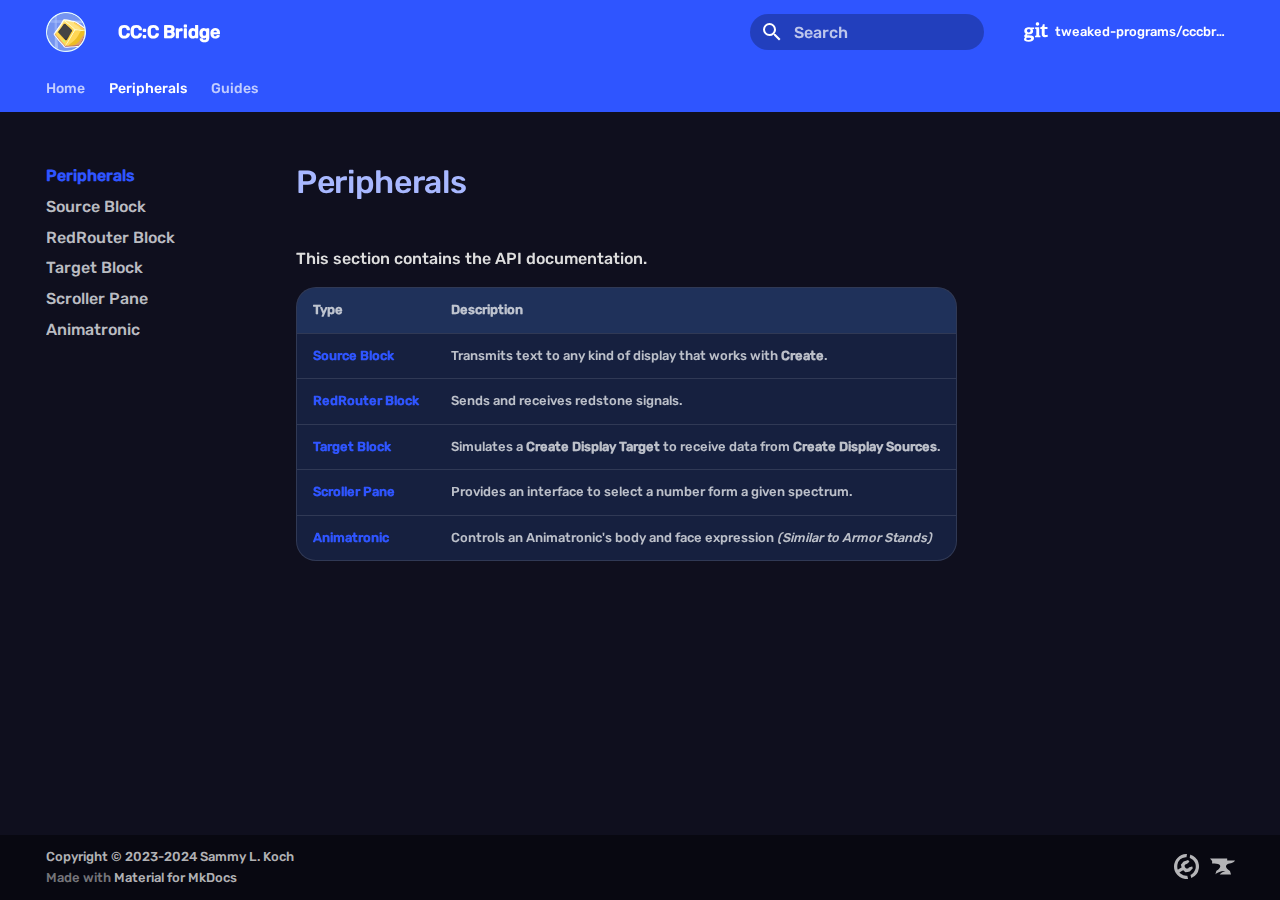
<file: peripherals/index.html>
<!doctype html><html lang=en class=no-js> <head><meta charset=utf-8><meta name=viewport content="width=device-width,initial-scale=1"><meta name=description content="The documentation for the CC:C Bridge mod."><meta name=author content="Tweaked Programs"><link href=https://cccbridge.tweaked-programs.cc/peripherals/ rel=canonical><link rel=prev href=..><link href=SourceBlockPeripheral/ rel=next><link rel=icon href=../assets/images/tweaked-programs-icon.png><meta name=generator content="mkdocs-1.5.3, mkdocs-material-9.5.2"><title>Peripherals - CC:C Bridge</title><link rel=stylesheet href=../assets/stylesheets/main.50c56a3b.min.css><link rel=stylesheet href=../assets/stylesheets/palette.06af60db.min.css><link rel=stylesheet href=../assets/stylesheets/extra.css><script>__md_scope=new URL("..",location),__md_hash=e=>[...e].reduce((e,_)=>(e<<5)-e+_.charCodeAt(0),0),__md_get=(e,_=localStorage,t=__md_scope)=>JSON.parse(_.getItem(t.pathname+"."+e)),__md_set=(e,_,t=localStorage,a=__md_scope)=>{try{t.setItem(a.pathname+"."+e,JSON.stringify(_))}catch(e){}}</script><meta property=og:type content=website><meta property=og:title content="Peripherals - CC:C Bridge"><meta property=og:description content="The documentation for the CC:C Bridge mod."><meta property=og:image content=https://cccbridge.tweaked-programs.cc/assets/images/social/peripherals/index.png><meta property=og:image:type content=image/png><meta property=og:image:width content=1200><meta property=og:image:height content=630><meta content=https://cccbridge.tweaked-programs.cc/peripherals/ property=og:url><meta name=twitter:card content=summary_large_image><meta name=twitter:title content="Peripherals - CC:C Bridge"><meta name=twitter:description content="The documentation for the CC:C Bridge mod."><meta name=twitter:image content=https://cccbridge.tweaked-programs.cc/assets/images/social/peripherals/index.png> <link href="../assets/stylesheets/glightbox.min.css" rel="stylesheet"/><style>
        html.glightbox-open { overflow: initial; height: 100%; }
        .gslide-title { margin-top: 0px; user-select: text; }
        .gslide-desc { color: #666; user-select: text; }
        .gslide-image img { background: white; }
        
            .gscrollbar-fixer { padding-right: 15px; }
            .gdesc-inner { font-size: 0.75rem; }
            body[data-md-color-scheme="slate"] .gdesc-inner { background: var(--md-default-bg-color);}
            body[data-md-color-scheme="slate"] .gslide-title { color: var(--md-default-fg-color);}
            body[data-md-color-scheme="slate"] .gslide-desc { color: var(--md-default-fg-color);}
            </style> <script src="../assets/javascripts/glightbox.min.js"></script></head> <body dir=ltr data-md-color-scheme=slate data-md-color-primary=custom data-md-color-accent=custom> <input class=md-toggle data-md-toggle=drawer type=checkbox id=__drawer autocomplete=off> <input class=md-toggle data-md-toggle=search type=checkbox id=__search autocomplete=off> <label class=md-overlay for=__drawer></label> <div data-md-component=skip> <a href=#peripherals class=md-skip> Skip to content </a> </div> <div data-md-component=announce> </div> <header class=md-header data-md-component=header> <nav class="md-header__inner md-grid" aria-label=Header> <a href=.. title="CC:C Bridge" class="md-header__button md-logo" aria-label="CC:C Bridge" data-md-component=logo> <img src=../assets/images/cccbridge-icon.png alt=logo> </a> <label class="md-header__button md-icon" for=__drawer> <svg xmlns=http://www.w3.org/2000/svg viewbox="0 0 24 24"><path d="M3 6h18v2H3V6m0 5h18v2H3v-2m0 5h18v2H3v-2Z"/></svg> </label> <div class=md-header__title data-md-component=header-title> <div class=md-header__ellipsis> <div class=md-header__topic> <span class=md-ellipsis> CC:C Bridge </span> </div> <div class=md-header__topic data-md-component=header-topic> <span class=md-ellipsis> Peripherals </span> </div> </div> </div> <label class="md-header__button md-icon" for=__search> <svg xmlns=http://www.w3.org/2000/svg viewbox="0 0 24 24"><path d="M9.5 3A6.5 6.5 0 0 1 16 9.5c0 1.61-.59 3.09-1.56 4.23l.27.27h.79l5 5-1.5 1.5-5-5v-.79l-.27-.27A6.516 6.516 0 0 1 9.5 16 6.5 6.5 0 0 1 3 9.5 6.5 6.5 0 0 1 9.5 3m0 2C7 5 5 7 5 9.5S7 14 9.5 14 14 12 14 9.5 12 5 9.5 5Z"/></svg> </label> <div class=md-search data-md-component=search role=dialog> <label class=md-search__overlay for=__search></label> <div class=md-search__inner role=search> <form class=md-search__form name=search> <input type=text class=md-search__input name=query aria-label=Search placeholder=Search autocapitalize=off autocorrect=off autocomplete=off spellcheck=false data-md-component=search-query required> <label class="md-search__icon md-icon" for=__search> <svg xmlns=http://www.w3.org/2000/svg viewbox="0 0 24 24"><path d="M9.5 3A6.5 6.5 0 0 1 16 9.5c0 1.61-.59 3.09-1.56 4.23l.27.27h.79l5 5-1.5 1.5-5-5v-.79l-.27-.27A6.516 6.516 0 0 1 9.5 16 6.5 6.5 0 0 1 3 9.5 6.5 6.5 0 0 1 9.5 3m0 2C7 5 5 7 5 9.5S7 14 9.5 14 14 12 14 9.5 12 5 9.5 5Z"/></svg> <svg xmlns=http://www.w3.org/2000/svg viewbox="0 0 24 24"><path d="M20 11v2H8l5.5 5.5-1.42 1.42L4.16 12l7.92-7.92L13.5 5.5 8 11h12Z"/></svg> </label> <nav class=md-search__options aria-label=Search> <button type=reset class="md-search__icon md-icon" title=Clear aria-label=Clear tabindex=-1> <svg xmlns=http://www.w3.org/2000/svg viewbox="0 0 24 24"><path d="M19 6.41 17.59 5 12 10.59 6.41 5 5 6.41 10.59 12 5 17.59 6.41 19 12 13.41 17.59 19 19 17.59 13.41 12 19 6.41Z"/></svg> </button> </nav> </form> <div class=md-search__output> <div class=md-search__scrollwrap data-md-scrollfix> <div class=md-search-result data-md-component=search-result> <div class=md-search-result__meta> Initializing search </div> <ol class=md-search-result__list role=presentation></ol> </div> </div> </div> </div> </div> <div class=md-header__source> <a href=https://github.com/tweaked-programs/cccbridge title="Go to repository" class=md-source data-md-component=source> <div class="md-source__icon md-icon"> <svg xmlns=http://www.w3.org/2000/svg viewbox="0 0 512 512"><!-- Font Awesome Free 6.5.1 by @fontawesome - https://fontawesome.com License - https://fontawesome.com/license/free (Icons: CC BY 4.0, Fonts: SIL OFL 1.1, Code: MIT License) Copyright 2023 Fonticons, Inc.--><path d="M216.29 158.39H137C97 147.9 6.51 150.63 6.51 233.18c0 30.09 15 51.23 35 61-25.1 23-37 33.85-37 49.21 0 11 4.47 21.14 17.89 26.81C8.13 383.61 0 393.35 0 411.65c0 32.11 28.05 50.82 101.63 50.82 70.75 0 111.79-26.42 111.79-73.18 0-58.66-45.16-56.5-151.63-63l13.43-21.55c27.27 7.58 118.7 10 118.7-67.89 0-18.7-7.73-31.71-15-41.07l37.41-2.84zm-63.42 241.9c0 32.06-104.89 32.1-104.89 2.43 0-8.14 5.27-15 10.57-21.54 77.71 5.3 94.32 3.37 94.32 19.11zm-50.81-134.58c-52.8 0-50.46-71.16 1.2-71.16 49.54 0 50.82 71.16-1.2 71.16zm133.3 100.51v-32.1c26.75-3.66 27.24-2 27.24-11V203.61c0-8.5-2.05-7.38-27.24-16.26l4.47-32.92H324v168.71c0 6.51.4 7.32 6.51 8.14l20.73 2.84v32.1zm52.45-244.31c-23.17 0-36.59-13.43-36.59-36.61s13.42-35.77 36.59-35.77c23.58 0 37 12.62 37 35.77s-13.42 36.61-37 36.61zM512 350.46c-17.49 8.53-43.1 16.26-66.28 16.26-48.38 0-66.67-19.5-66.67-65.46V194.75c0-5.42 1.05-4.06-31.71-4.06V154.5c35.78-4.07 50-22 54.47-66.27h38.63c0 65.83-1.34 61.81 3.26 61.81H501v40.65h-60.56v97.15c0 6.92-4.92 51.41 60.57 26.84z"/></svg> </div> <div class=md-source__repository> tweaked-programs/cccbridge </div> </a> </div> </nav> </header> <div class=md-container data-md-component=container> <nav class=md-tabs aria-label=Tabs data-md-component=tabs> <div class=md-grid> <ul class=md-tabs__list> <li class=md-tabs__item> <a href=.. class=md-tabs__link> Home </a> </li> <li class="md-tabs__item md-tabs__item--active"> <a href=./ class=md-tabs__link> Peripherals </a> </li> <li class=md-tabs__item> <a href=../guides/ class=md-tabs__link> Guides </a> </li> </ul> </div> </nav> <main class=md-main data-md-component=main> <div class="md-main__inner md-grid"> <div class="md-sidebar md-sidebar--primary" data-md-component=sidebar data-md-type=navigation> <div class=md-sidebar__scrollwrap> <div class=md-sidebar__inner> <nav class="md-nav md-nav--primary md-nav--lifted md-nav--integrated" aria-label=Navigation data-md-level=0> <label class=md-nav__title for=__drawer> <a href=.. title="CC:C Bridge" class="md-nav__button md-logo" aria-label="CC:C Bridge" data-md-component=logo> <img src=../assets/images/cccbridge-icon.png alt=logo> </a> CC:C Bridge </label> <div class=md-nav__source> <a href=https://github.com/tweaked-programs/cccbridge title="Go to repository" class=md-source data-md-component=source> <div class="md-source__icon md-icon"> <svg xmlns=http://www.w3.org/2000/svg viewbox="0 0 512 512"><!-- Font Awesome Free 6.5.1 by @fontawesome - https://fontawesome.com License - https://fontawesome.com/license/free (Icons: CC BY 4.0, Fonts: SIL OFL 1.1, Code: MIT License) Copyright 2023 Fonticons, Inc.--><path d="M216.29 158.39H137C97 147.9 6.51 150.63 6.51 233.18c0 30.09 15 51.23 35 61-25.1 23-37 33.85-37 49.21 0 11 4.47 21.14 17.89 26.81C8.13 383.61 0 393.35 0 411.65c0 32.11 28.05 50.82 101.63 50.82 70.75 0 111.79-26.42 111.79-73.18 0-58.66-45.16-56.5-151.63-63l13.43-21.55c27.27 7.58 118.7 10 118.7-67.89 0-18.7-7.73-31.71-15-41.07l37.41-2.84zm-63.42 241.9c0 32.06-104.89 32.1-104.89 2.43 0-8.14 5.27-15 10.57-21.54 77.71 5.3 94.32 3.37 94.32 19.11zm-50.81-134.58c-52.8 0-50.46-71.16 1.2-71.16 49.54 0 50.82 71.16-1.2 71.16zm133.3 100.51v-32.1c26.75-3.66 27.24-2 27.24-11V203.61c0-8.5-2.05-7.38-27.24-16.26l4.47-32.92H324v168.71c0 6.51.4 7.32 6.51 8.14l20.73 2.84v32.1zm52.45-244.31c-23.17 0-36.59-13.43-36.59-36.61s13.42-35.77 36.59-35.77c23.58 0 37 12.62 37 35.77s-13.42 36.61-37 36.61zM512 350.46c-17.49 8.53-43.1 16.26-66.28 16.26-48.38 0-66.67-19.5-66.67-65.46V194.75c0-5.42 1.05-4.06-31.71-4.06V154.5c35.78-4.07 50-22 54.47-66.27h38.63c0 65.83-1.34 61.81 3.26 61.81H501v40.65h-60.56v97.15c0 6.92-4.92 51.41 60.57 26.84z"/></svg> </div> <div class=md-source__repository> tweaked-programs/cccbridge </div> </a> </div> <ul class=md-nav__list data-md-scrollfix> <li class="md-nav__item md-nav__item--section md-nav__item--nested"> <input class="md-nav__toggle md-toggle md-toggle--indeterminate" type=checkbox id=__nav_1> <div class="md-nav__link md-nav__container"> <a href=.. class="md-nav__link "> <span class=md-ellipsis> Home </span> </a> </div> <nav class=md-nav data-md-level=1 aria-labelledby=__nav_1_label aria-expanded=false> <label class=md-nav__title for=__nav_1> <span class="md-nav__icon md-icon"></span> Home </label> <ul class=md-nav__list data-md-scrollfix> </ul> </nav> </li> <li class="md-nav__item md-nav__item--active md-nav__item--section md-nav__item--nested"> <input class="md-nav__toggle md-toggle " type=checkbox id=__nav_2 checked> <div class="md-nav__link md-nav__container"> <a href=./ class="md-nav__link md-nav__link--active"> <span class=md-ellipsis> Peripherals </span> </a> <label class="md-nav__link md-nav__link--active" for=__nav_2 id=__nav_2_label tabindex> <span class="md-nav__icon md-icon"></span> </label> </div> <nav class=md-nav data-md-level=1 aria-labelledby=__nav_2_label aria-expanded=true> <label class=md-nav__title for=__nav_2> <span class="md-nav__icon md-icon"></span> Peripherals </label> <ul class=md-nav__list data-md-scrollfix> <li class=md-nav__item> <a href=SourceBlockPeripheral/ class=md-nav__link> <span class=md-ellipsis> Source Block </span> </a> </li> <li class=md-nav__item> <a href=RedRouterBlockPeripheral/ class=md-nav__link> <span class=md-ellipsis> RedRouter Block </span> </a> </li> <li class=md-nav__item> <a href=TargetBlockPeripheral/ class=md-nav__link> <span class=md-ellipsis> Target Block </span> </a> </li> <li class=md-nav__item> <a href=ScrollerBlockPeripheral/ class=md-nav__link> <span class=md-ellipsis> Scroller Pane </span> </a> </li> <li class=md-nav__item> <a href=AnimatronicPeripheral/ class=md-nav__link> <span class=md-ellipsis> Animatronic </span> </a> </li> </ul> </nav> </li> <li class="md-nav__item md-nav__item--section md-nav__item--nested"> <input class="md-nav__toggle md-toggle md-toggle--indeterminate" type=checkbox id=__nav_3> <div class="md-nav__link md-nav__container"> <a href=../guides/ class="md-nav__link "> <span class=md-ellipsis> Guides </span> </a> <label class="md-nav__link " for=__nav_3 id=__nav_3_label tabindex> <span class="md-nav__icon md-icon"></span> </label> </div> <nav class=md-nav data-md-level=1 aria-labelledby=__nav_3_label aria-expanded=false> <label class=md-nav__title for=__nav_3> <span class="md-nav__icon md-icon"></span> Guides </label> <ul class=md-nav__list data-md-scrollfix> <li class=md-nav__item> <a href=../guides/wrenches/ class=md-nav__link> <span class=md-ellipsis> Wrenches and You </span> </a> </li> <li class=md-nav__item> <a href=../guides/positioningAnimatronicAnalog/ class=md-nav__link> <span class=md-ellipsis> Using Animatronics: The Analog Way </span> </a> </li> <li class=md-nav__item> <a href=../guides/positioningAnimatronicsBlockbench/ class=md-nav__link> <span class=md-ellipsis> Animating Animatronics using Blockbench </span> </a> </li> <li class=md-nav__item> <a href=../guides/charset/ class=md-nav__link> <span class=md-ellipsis> Using the charset via Create displays </span> </a> </li> </ul> </nav> </li> </ul> </nav> </div> </div> </div> <div class=md-content data-md-component=content> <article class="md-content__inner md-typeset"> <h1 id=peripherals>Peripherals<a class=headerlink href=#peripherals title="Permanent link">&para;</a></h1> <p>This section contains the API documentation.</p> <table> <thead> <tr> <th>Type</th> <th>Description</th> </tr> </thead> <tbody> <tr> <td><a href=SourceBlockPeripheral/ ><strong>Source Block</strong></a></td> <td>Transmits text to any kind of display that works with <strong>Create</strong>.</td> </tr> <tr> <td><a href=RedRouterBlockPeripheral/ ><strong>RedRouter Block</strong></a></td> <td>Sends and receives redstone signals.</td> </tr> <tr> <td><a href=TargetBlockPeripheral/ ><strong>Target Block</strong></a></td> <td>Simulates a <strong>Create Display Target</strong> to receive data from <strong>Create Display Sources</strong>.</td> </tr> <tr> <td><a href=ScrollerBlockPeripheral/ ><strong>Scroller Pane</strong></a></td> <td>Provides an interface to select a number form a given spectrum.</td> </tr> <tr> <td><a href=AnimatronicPeripheral/ ><strong>Animatronic</strong></a></td> <td>Controls an Animatronic's body and face expression <em>(Similar to Armor Stands)</em></td> </tr> </tbody> </table> </article> </div> <script>var target=document.getElementById(location.hash.slice(1));target&&target.name&&(target.checked=target.name.startsWith("__tabbed_"))</script> </div> </main> <footer class=md-footer> <div class="md-footer-meta md-typeset"> <div class="md-footer-meta__inner md-grid"> <div class=md-copyright> <div class=md-copyright__highlight> Copyright © 2023-2024 Sammy L. Koch </div> Made with <a href=https://squidfunk.github.io/mkdocs-material/ target=_blank rel=noopener> Material for MkDocs </a> </div> <div class=md-social> <a href=https://modrinth.com/mod/cccbridge target=_blank rel=noopener title=Modrinth class=md-social__link> <svg xmlns=http://www.w3.org/2000/svg viewbox="0 0 24 24"><path d="M12.252.004a11.78 11.768 0 0 0-8.92 3.73 11 10.999 0 0 0-2.17 3.11 11.37 11.359 0 0 0-1.16 5.169c0 1.42.17 2.5.6 3.77.24.759.77 1.899 1.17 2.529a12.3 12.298 0 0 0 8.85 5.639c.44.05 2.54.07 2.76.02.2-.04.22.1-.26-1.7l-.36-1.37-1.01-.06a8.5 8.489 0 0 1-5.18-1.8 5.34 5.34 0 0 1-1.3-1.26c0-.05.34-.28.74-.5a37.572 37.545 0 0 1 2.88-1.629c.03 0 .5.45 1.06.98l1 .97 2.07-.43 2.06-.43 1.47-1.47c.8-.8 1.48-1.5 1.48-1.52 0-.09-.42-1.63-.46-1.7-.04-.06-.2-.03-1.02.18-.53.13-1.2.3-1.45.4l-.48.15-.53.53-.53.53-.93.1-.93.07-.52-.5a2.7 2.7 0 0 1-.96-1.7l-.13-.6.43-.57c.68-.9.68-.9 1.46-1.1.4-.1.65-.2.83-.33.13-.099.65-.579 1.14-1.069l.9-.9-.7-.7-.7-.7-1.95.54c-1.07.3-1.96.53-1.97.53-.03 0-2.23 2.48-2.63 2.97l-.29.35.28 1.03c.16.56.3 1.16.31 1.34l.03.3-.34.23c-.37.23-2.22 1.3-2.84 1.63-.36.2-.37.2-.44.1-.08-.1-.23-.6-.32-1.03-.18-.86-.17-2.75.02-3.73a8.84 8.839 0 0 1 7.9-6.93c.43-.03.77-.08.78-.1.06-.17.5-2.999.47-3.039-.01-.02-.1-.02-.2-.03Zm3.68.67c-.2 0-.3.1-.37.38-.06.23-.46 2.42-.46 2.52 0 .04.1.11.22.16a8.51 8.499 0 0 1 2.99 2 8.38 8.379 0 0 1 2.16 3.449 6.9 6.9 0 0 1 .4 2.8c0 1.07 0 1.27-.1 1.73a9.37 9.369 0 0 1-1.76 3.769c-.32.4-.98 1.06-1.37 1.38-.38.32-1.54 1.1-1.7 1.14-.1.03-.1.06-.07.26.03.18.64 2.56.7 2.78l.06.06a12.07 12.058 0 0 0 7.27-9.4c.13-.77.13-2.58 0-3.4a11.96 11.948 0 0 0-5.73-8.578c-.7-.42-2.05-1.06-2.25-1.06Z"/></svg> </a> <a href=https://www.curseforge.com/minecraft/mc-mods/cccbridge target=_blank rel=noopener title=CurseForge class=md-social__link> <svg xmlns=http://www.w3.org/2000/svg viewbox="0 0 24 24"><path d="M18.326 9.214s4.9-.772 5.674-3.026h-7.507V4.4H0l2.032 2.358v2.415s5.127-.267 7.11 1.237c2.714 2.516-3.053 5.917-3.053 5.917l-.99 3.273c1.547-1.473 4.494-3.377 9.899-3.286-2.057.65-4.125 1.665-5.735 3.286h10.925l-1.029-3.273s-7.918-4.668-.833-7.112z"/></svg> </a> </div> </div> </div> </footer> </div> <div class=md-dialog data-md-component=dialog> <div class="md-dialog__inner md-typeset"></div> </div> <script id=__config type=application/json>{"base": "..", "features": ["content.code.copy", "navigation.tracking", "navigation.instant", "navigation.tabs", "navigation.indexes", "navigation.expand", "toc.integrate"], "search": "../assets/javascripts/workers/search.f886a092.min.js", "translations": {"clipboard.copied": "Copied to clipboard", "clipboard.copy": "Copy to clipboard", "search.result.more.one": "1 more on this page", "search.result.more.other": "# more on this page", "search.result.none": "No matching documents", "search.result.one": "1 matching document", "search.result.other": "# matching documents", "search.result.placeholder": "Type to start searching", "search.result.term.missing": "Missing", "select.version": "Select version"}}</script> <script src=../assets/javascripts/bundle.d7c377c4.min.js></script> <script>document$.subscribe(() => {const lightbox = GLightbox({"touchNavigation": true, "loop": false, "zoomable": true, "draggable": true, "openEffect": "zoom", "closeEffect": "zoom", "slideEffect": "slide"});})</script></body> </html>
</file>
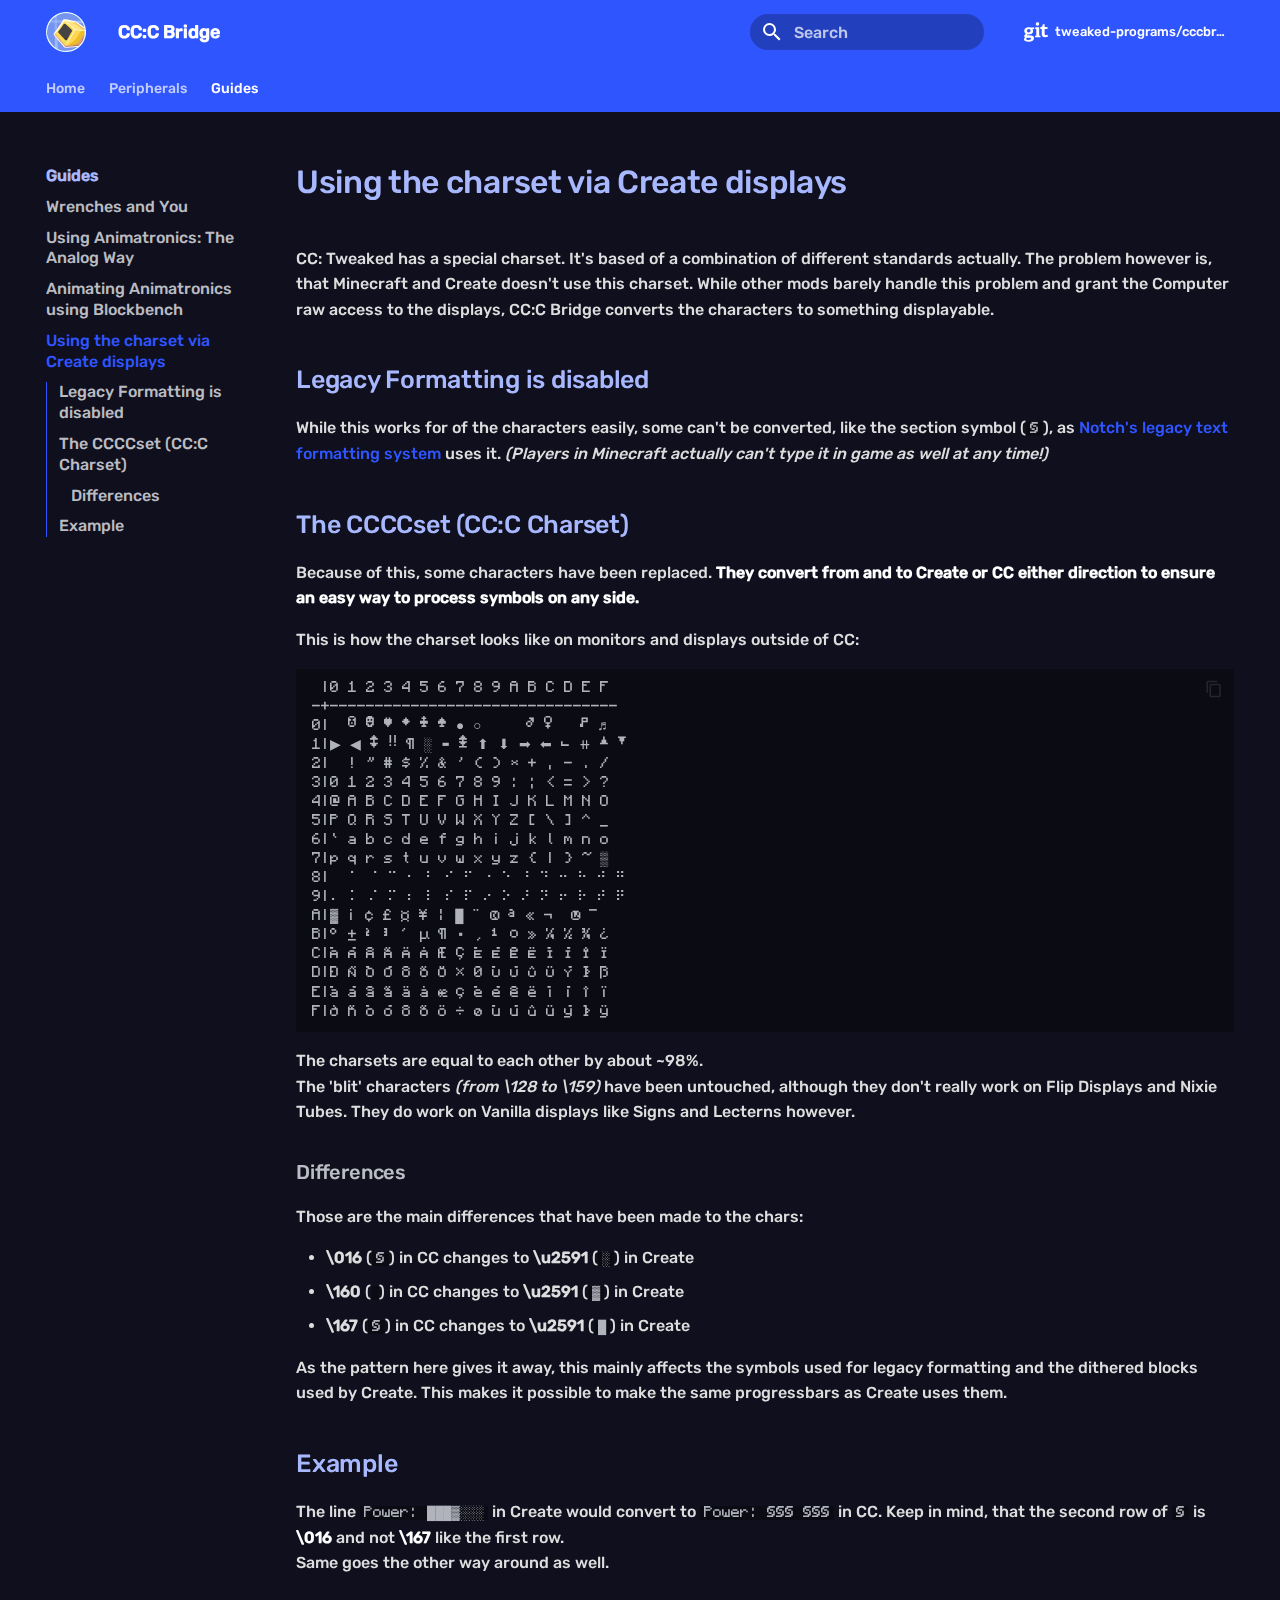
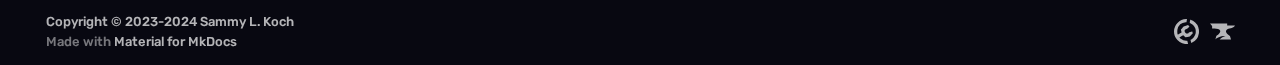
<file: guides/charset/index.html>
<!doctype html><html lang=en class=no-js> <head><meta charset=utf-8><meta name=viewport content="width=device-width,initial-scale=1"><meta name=description content="The documentation for the CC:C Bridge mod."><meta name=author content="Tweaked Programs"><link href=https://cccbridge.tweaked-programs.cc/guides/charset/ rel=canonical><link href=../positioningAnimatronicsBlockbench/ rel=prev><link rel=icon href=../../assets/images/tweaked-programs-icon.png><meta name=generator content="mkdocs-1.5.3, mkdocs-material-9.5.2"><title>Using the charset via Create displays - CC:C Bridge</title><link rel=stylesheet href=../../assets/stylesheets/main.50c56a3b.min.css><link rel=stylesheet href=../../assets/stylesheets/palette.06af60db.min.css><link rel=stylesheet href=../../assets/stylesheets/extra.css><script>__md_scope=new URL("../..",location),__md_hash=e=>[...e].reduce((e,_)=>(e<<5)-e+_.charCodeAt(0),0),__md_get=(e,_=localStorage,t=__md_scope)=>JSON.parse(_.getItem(t.pathname+"."+e)),__md_set=(e,_,t=localStorage,a=__md_scope)=>{try{t.setItem(a.pathname+"."+e,JSON.stringify(_))}catch(e){}}</script><meta property=og:type content=website><meta property=og:title content="Using the charset via Create displays - CC:C Bridge"><meta property=og:description content="The documentation for the CC:C Bridge mod."><meta property=og:image content=https://cccbridge.tweaked-programs.cc/assets/images/social/guides/charset.png><meta property=og:image:type content=image/png><meta property=og:image:width content=1200><meta property=og:image:height content=630><meta content=https://cccbridge.tweaked-programs.cc/guides/charset/ property=og:url><meta name=twitter:card content=summary_large_image><meta name=twitter:title content="Using the charset via Create displays - CC:C Bridge"><meta name=twitter:description content="The documentation for the CC:C Bridge mod."><meta name=twitter:image content=https://cccbridge.tweaked-programs.cc/assets/images/social/guides/charset.png> <link href="../../assets/stylesheets/glightbox.min.css" rel="stylesheet"/><style>
        html.glightbox-open { overflow: initial; height: 100%; }
        .gslide-title { margin-top: 0px; user-select: text; }
        .gslide-desc { color: #666; user-select: text; }
        .gslide-image img { background: white; }
        
            .gscrollbar-fixer { padding-right: 15px; }
            .gdesc-inner { font-size: 0.75rem; }
            body[data-md-color-scheme="slate"] .gdesc-inner { background: var(--md-default-bg-color);}
            body[data-md-color-scheme="slate"] .gslide-title { color: var(--md-default-fg-color);}
            body[data-md-color-scheme="slate"] .gslide-desc { color: var(--md-default-fg-color);}
            </style> <script src="../../assets/javascripts/glightbox.min.js"></script></head> <body dir=ltr data-md-color-scheme=slate data-md-color-primary=custom data-md-color-accent=custom> <input class=md-toggle data-md-toggle=drawer type=checkbox id=__drawer autocomplete=off> <input class=md-toggle data-md-toggle=search type=checkbox id=__search autocomplete=off> <label class=md-overlay for=__drawer></label> <div data-md-component=skip> <a href=#using-the-charset-via-create-displays class=md-skip> Skip to content </a> </div> <div data-md-component=announce> </div> <header class=md-header data-md-component=header> <nav class="md-header__inner md-grid" aria-label=Header> <a href=../.. title="CC:C Bridge" class="md-header__button md-logo" aria-label="CC:C Bridge" data-md-component=logo> <img src=../../assets/images/cccbridge-icon.png alt=logo> </a> <label class="md-header__button md-icon" for=__drawer> <svg xmlns=http://www.w3.org/2000/svg viewbox="0 0 24 24"><path d="M3 6h18v2H3V6m0 5h18v2H3v-2m0 5h18v2H3v-2Z"/></svg> </label> <div class=md-header__title data-md-component=header-title> <div class=md-header__ellipsis> <div class=md-header__topic> <span class=md-ellipsis> CC:C Bridge </span> </div> <div class=md-header__topic data-md-component=header-topic> <span class=md-ellipsis> Using the charset via Create displays </span> </div> </div> </div> <label class="md-header__button md-icon" for=__search> <svg xmlns=http://www.w3.org/2000/svg viewbox="0 0 24 24"><path d="M9.5 3A6.5 6.5 0 0 1 16 9.5c0 1.61-.59 3.09-1.56 4.23l.27.27h.79l5 5-1.5 1.5-5-5v-.79l-.27-.27A6.516 6.516 0 0 1 9.5 16 6.5 6.5 0 0 1 3 9.5 6.5 6.5 0 0 1 9.5 3m0 2C7 5 5 7 5 9.5S7 14 9.5 14 14 12 14 9.5 12 5 9.5 5Z"/></svg> </label> <div class=md-search data-md-component=search role=dialog> <label class=md-search__overlay for=__search></label> <div class=md-search__inner role=search> <form class=md-search__form name=search> <input type=text class=md-search__input name=query aria-label=Search placeholder=Search autocapitalize=off autocorrect=off autocomplete=off spellcheck=false data-md-component=search-query required> <label class="md-search__icon md-icon" for=__search> <svg xmlns=http://www.w3.org/2000/svg viewbox="0 0 24 24"><path d="M9.5 3A6.5 6.5 0 0 1 16 9.5c0 1.61-.59 3.09-1.56 4.23l.27.27h.79l5 5-1.5 1.5-5-5v-.79l-.27-.27A6.516 6.516 0 0 1 9.5 16 6.5 6.5 0 0 1 3 9.5 6.5 6.5 0 0 1 9.5 3m0 2C7 5 5 7 5 9.5S7 14 9.5 14 14 12 14 9.5 12 5 9.5 5Z"/></svg> <svg xmlns=http://www.w3.org/2000/svg viewbox="0 0 24 24"><path d="M20 11v2H8l5.5 5.5-1.42 1.42L4.16 12l7.92-7.92L13.5 5.5 8 11h12Z"/></svg> </label> <nav class=md-search__options aria-label=Search> <button type=reset class="md-search__icon md-icon" title=Clear aria-label=Clear tabindex=-1> <svg xmlns=http://www.w3.org/2000/svg viewbox="0 0 24 24"><path d="M19 6.41 17.59 5 12 10.59 6.41 5 5 6.41 10.59 12 5 17.59 6.41 19 12 13.41 17.59 19 19 17.59 13.41 12 19 6.41Z"/></svg> </button> </nav> </form> <div class=md-search__output> <div class=md-search__scrollwrap data-md-scrollfix> <div class=md-search-result data-md-component=search-result> <div class=md-search-result__meta> Initializing search </div> <ol class=md-search-result__list role=presentation></ol> </div> </div> </div> </div> </div> <div class=md-header__source> <a href=https://github.com/tweaked-programs/cccbridge title="Go to repository" class=md-source data-md-component=source> <div class="md-source__icon md-icon"> <svg xmlns=http://www.w3.org/2000/svg viewbox="0 0 512 512"><!-- Font Awesome Free 6.5.1 by @fontawesome - https://fontawesome.com License - https://fontawesome.com/license/free (Icons: CC BY 4.0, Fonts: SIL OFL 1.1, Code: MIT License) Copyright 2023 Fonticons, Inc.--><path d="M216.29 158.39H137C97 147.9 6.51 150.63 6.51 233.18c0 30.09 15 51.23 35 61-25.1 23-37 33.85-37 49.21 0 11 4.47 21.14 17.89 26.81C8.13 383.61 0 393.35 0 411.65c0 32.11 28.05 50.82 101.63 50.82 70.75 0 111.79-26.42 111.79-73.18 0-58.66-45.16-56.5-151.63-63l13.43-21.55c27.27 7.58 118.7 10 118.7-67.89 0-18.7-7.73-31.71-15-41.07l37.41-2.84zm-63.42 241.9c0 32.06-104.89 32.1-104.89 2.43 0-8.14 5.27-15 10.57-21.54 77.71 5.3 94.32 3.37 94.32 19.11zm-50.81-134.58c-52.8 0-50.46-71.16 1.2-71.16 49.54 0 50.82 71.16-1.2 71.16zm133.3 100.51v-32.1c26.75-3.66 27.24-2 27.24-11V203.61c0-8.5-2.05-7.38-27.24-16.26l4.47-32.92H324v168.71c0 6.51.4 7.32 6.51 8.14l20.73 2.84v32.1zm52.45-244.31c-23.17 0-36.59-13.43-36.59-36.61s13.42-35.77 36.59-35.77c23.58 0 37 12.62 37 35.77s-13.42 36.61-37 36.61zM512 350.46c-17.49 8.53-43.1 16.26-66.28 16.26-48.38 0-66.67-19.5-66.67-65.46V194.75c0-5.42 1.05-4.06-31.71-4.06V154.5c35.78-4.07 50-22 54.47-66.27h38.63c0 65.83-1.34 61.81 3.26 61.81H501v40.65h-60.56v97.15c0 6.92-4.92 51.41 60.57 26.84z"/></svg> </div> <div class=md-source__repository> tweaked-programs/cccbridge </div> </a> </div> </nav> </header> <div class=md-container data-md-component=container> <nav class=md-tabs aria-label=Tabs data-md-component=tabs> <div class=md-grid> <ul class=md-tabs__list> <li class=md-tabs__item> <a href=../.. class=md-tabs__link> Home </a> </li> <li class=md-tabs__item> <a href=../../peripherals/ class=md-tabs__link> Peripherals </a> </li> <li class="md-tabs__item md-tabs__item--active"> <a href=../ class=md-tabs__link> Guides </a> </li> </ul> </div> </nav> <main class=md-main data-md-component=main> <div class="md-main__inner md-grid"> <div class="md-sidebar md-sidebar--primary" data-md-component=sidebar data-md-type=navigation> <div class=md-sidebar__scrollwrap> <div class=md-sidebar__inner> <nav class="md-nav md-nav--primary md-nav--lifted md-nav--integrated" aria-label=Navigation data-md-level=0> <label class=md-nav__title for=__drawer> <a href=../.. title="CC:C Bridge" class="md-nav__button md-logo" aria-label="CC:C Bridge" data-md-component=logo> <img src=../../assets/images/cccbridge-icon.png alt=logo> </a> CC:C Bridge </label> <div class=md-nav__source> <a href=https://github.com/tweaked-programs/cccbridge title="Go to repository" class=md-source data-md-component=source> <div class="md-source__icon md-icon"> <svg xmlns=http://www.w3.org/2000/svg viewbox="0 0 512 512"><!-- Font Awesome Free 6.5.1 by @fontawesome - https://fontawesome.com License - https://fontawesome.com/license/free (Icons: CC BY 4.0, Fonts: SIL OFL 1.1, Code: MIT License) Copyright 2023 Fonticons, Inc.--><path d="M216.29 158.39H137C97 147.9 6.51 150.63 6.51 233.18c0 30.09 15 51.23 35 61-25.1 23-37 33.85-37 49.21 0 11 4.47 21.14 17.89 26.81C8.13 383.61 0 393.35 0 411.65c0 32.11 28.05 50.82 101.63 50.82 70.75 0 111.79-26.42 111.79-73.18 0-58.66-45.16-56.5-151.63-63l13.43-21.55c27.27 7.58 118.7 10 118.7-67.89 0-18.7-7.73-31.71-15-41.07l37.41-2.84zm-63.42 241.9c0 32.06-104.89 32.1-104.89 2.43 0-8.14 5.27-15 10.57-21.54 77.71 5.3 94.32 3.37 94.32 19.11zm-50.81-134.58c-52.8 0-50.46-71.16 1.2-71.16 49.54 0 50.82 71.16-1.2 71.16zm133.3 100.51v-32.1c26.75-3.66 27.24-2 27.24-11V203.61c0-8.5-2.05-7.38-27.24-16.26l4.47-32.92H324v168.71c0 6.51.4 7.32 6.51 8.14l20.73 2.84v32.1zm52.45-244.31c-23.17 0-36.59-13.43-36.59-36.61s13.42-35.77 36.59-35.77c23.58 0 37 12.62 37 35.77s-13.42 36.61-37 36.61zM512 350.46c-17.49 8.53-43.1 16.26-66.28 16.26-48.38 0-66.67-19.5-66.67-65.46V194.75c0-5.42 1.05-4.06-31.71-4.06V154.5c35.78-4.07 50-22 54.47-66.27h38.63c0 65.83-1.34 61.81 3.26 61.81H501v40.65h-60.56v97.15c0 6.92-4.92 51.41 60.57 26.84z"/></svg> </div> <div class=md-source__repository> tweaked-programs/cccbridge </div> </a> </div> <ul class=md-nav__list data-md-scrollfix> <li class="md-nav__item md-nav__item--section md-nav__item--nested"> <input class="md-nav__toggle md-toggle md-toggle--indeterminate" type=checkbox id=__nav_1> <div class="md-nav__link md-nav__container"> <a href=../.. class="md-nav__link "> <span class=md-ellipsis> Home </span> </a> </div> <nav class=md-nav data-md-level=1 aria-labelledby=__nav_1_label aria-expanded=false> <label class=md-nav__title for=__nav_1> <span class="md-nav__icon md-icon"></span> Home </label> <ul class=md-nav__list data-md-scrollfix> </ul> </nav> </li> <li class="md-nav__item md-nav__item--section md-nav__item--nested"> <input class="md-nav__toggle md-toggle md-toggle--indeterminate" type=checkbox id=__nav_2> <div class="md-nav__link md-nav__container"> <a href=../../peripherals/ class="md-nav__link "> <span class=md-ellipsis> Peripherals </span> </a> <label class="md-nav__link " for=__nav_2 id=__nav_2_label tabindex> <span class="md-nav__icon md-icon"></span> </label> </div> <nav class=md-nav data-md-level=1 aria-labelledby=__nav_2_label aria-expanded=false> <label class=md-nav__title for=__nav_2> <span class="md-nav__icon md-icon"></span> Peripherals </label> <ul class=md-nav__list data-md-scrollfix> <li class=md-nav__item> <a href=../../peripherals/SourceBlockPeripheral/ class=md-nav__link> <span class=md-ellipsis> Source Block </span> </a> </li> <li class=md-nav__item> <a href=../../peripherals/RedRouterBlockPeripheral/ class=md-nav__link> <span class=md-ellipsis> RedRouter Block </span> </a> </li> <li class=md-nav__item> <a href=../../peripherals/TargetBlockPeripheral/ class=md-nav__link> <span class=md-ellipsis> Target Block </span> </a> </li> <li class=md-nav__item> <a href=../../peripherals/ScrollerBlockPeripheral/ class=md-nav__link> <span class=md-ellipsis> Scroller Pane </span> </a> </li> <li class=md-nav__item> <a href=../../peripherals/AnimatronicPeripheral/ class=md-nav__link> <span class=md-ellipsis> Animatronic </span> </a> </li> </ul> </nav> </li> <li class="md-nav__item md-nav__item--active md-nav__item--section md-nav__item--nested"> <input class="md-nav__toggle md-toggle " type=checkbox id=__nav_3 checked> <div class="md-nav__link md-nav__container"> <a href=../ class="md-nav__link "> <span class=md-ellipsis> Guides </span> </a> <label class="md-nav__link " for=__nav_3 id=__nav_3_label tabindex> <span class="md-nav__icon md-icon"></span> </label> </div> <nav class=md-nav data-md-level=1 aria-labelledby=__nav_3_label aria-expanded=true> <label class=md-nav__title for=__nav_3> <span class="md-nav__icon md-icon"></span> Guides </label> <ul class=md-nav__list data-md-scrollfix> <li class=md-nav__item> <a href=../wrenches/ class=md-nav__link> <span class=md-ellipsis> Wrenches and You </span> </a> </li> <li class=md-nav__item> <a href=../positioningAnimatronicAnalog/ class=md-nav__link> <span class=md-ellipsis> Using Animatronics: The Analog Way </span> </a> </li> <li class=md-nav__item> <a href=../positioningAnimatronicsBlockbench/ class=md-nav__link> <span class=md-ellipsis> Animating Animatronics using Blockbench </span> </a> </li> <li class="md-nav__item md-nav__item--active"> <input class="md-nav__toggle md-toggle" type=checkbox id=__toc> <label class="md-nav__link md-nav__link--active" for=__toc> <span class=md-ellipsis> Using the charset via Create displays </span> <span class="md-nav__icon md-icon"></span> </label> <a href=./ class="md-nav__link md-nav__link--active"> <span class=md-ellipsis> Using the charset via Create displays </span> </a> <nav class="md-nav md-nav--secondary" aria-label="Table of contents"> <label class=md-nav__title for=__toc> <span class="md-nav__icon md-icon"></span> Table of contents </label> <ul class=md-nav__list data-md-component=toc data-md-scrollfix> <li class=md-nav__item> <a href=#legacy-formatting-is-disabled class=md-nav__link> <span class=md-ellipsis> Legacy Formatting is disabled </span> </a> </li> <li class=md-nav__item> <a href=#the-ccccset-ccc-charset class=md-nav__link> <span class=md-ellipsis> The CCCCset (CC:C Charset) </span> </a> <nav class=md-nav aria-label="The CCCCset (CC:C Charset)"> <ul class=md-nav__list> <li class=md-nav__item> <a href=#differences class=md-nav__link> <span class=md-ellipsis> Differences </span> </a> </li> </ul> </nav> </li> <li class=md-nav__item> <a href=#example class=md-nav__link> <span class=md-ellipsis> Example </span> </a> </li> </ul> </nav> </li> </ul> </nav> </li> </ul> </nav> </div> </div> </div> <div class=md-content data-md-component=content> <article class="md-content__inner md-typeset"> <h1 id=using-the-charset-via-create-displays>Using the charset via Create displays<a class=headerlink href=#using-the-charset-via-create-displays title="Permanent link">&para;</a></h1> <p>CC: Tweaked has a special charset. It's based of a combination of different standards actually. The problem however is, that Minecraft and Create doesn't use this charset. While other mods barely handle this problem and grant the Computer raw access to the displays, CC:C Bridge converts the characters to something displayable.</p> <h2 id=legacy-formatting-is-disabled>Legacy Formatting is disabled<a class=headerlink href=#legacy-formatting-is-disabled title="Permanent link">&para;</a></h2> <p>While this works for of the characters easily, some can't be converted, like the section symbol (<code>§</code>), as <a href=https://minecraft.wiki/w/Formatting_codes>Notch's legacy text formatting system</a> uses it. <em>(Players in Minecraft actually can't type it in game as well at any time!)</em></p> <h2 id=the-ccccset-ccc-charset>The CCCCset (CC:C Charset)<a class=headerlink href=#the-ccccset-ccc-charset title="Permanent link">&para;</a></h2> <p>Because of this, some characters have been replaced. <strong>They convert from and to Create or CC either direction to ensure an easy way to process symbols on any side.</strong></p> <p>This is how the charset looks like on monitors and displays outside of CC:</p> <div class="language-text highlight"><pre><span></span><code><span id=__span-0-1><a id=__codelineno-0-1 name=__codelineno-0-1 href=#__codelineno-0-1></a> |0 1 2 3 4 5 6 7 8 9 A B C D E F
</span><span id=__span-0-2><a id=__codelineno-0-2 name=__codelineno-0-2 href=#__codelineno-0-2></a>-+--------------------------------  
</span><span id=__span-0-3><a id=__codelineno-0-3 name=__codelineno-0-3 href=#__codelineno-0-3></a>0|  ☺ ☻ ♥ ♦ ♣ ♠ ● ○     ♂ ♀   ♪ ♬
</span><span id=__span-0-4><a id=__codelineno-0-4 name=__codelineno-0-4 href=#__codelineno-0-4></a>1|▶ ◀ ↕ ‼ ¶ ░ ▬ ↨ ⬆ ⬇ ➡ ⬅ ∟ ⧺ ▲ ▼
</span><span id=__span-0-5><a id=__codelineno-0-5 name=__codelineno-0-5 href=#__codelineno-0-5></a>2|  ! &quot; # $ % &amp; &#39; ( ) * + , - . /
</span><span id=__span-0-6><a id=__codelineno-0-6 name=__codelineno-0-6 href=#__codelineno-0-6></a>3|0 1 2 3 4 5 6 7 8 9 : ; &lt; = &gt; ?
</span><span id=__span-0-7><a id=__codelineno-0-7 name=__codelineno-0-7 href=#__codelineno-0-7></a>4|@ A B C D E F G H I J K L M N O
</span><span id=__span-0-8><a id=__codelineno-0-8 name=__codelineno-0-8 href=#__codelineno-0-8></a>5|P Q R S T U V W X Y Z [ \ ] ^ _
</span><span id=__span-0-9><a id=__codelineno-0-9 name=__codelineno-0-9 href=#__codelineno-0-9></a>6|` a b c d e f g h i j k l m n o
</span><span id=__span-0-10><a id=__codelineno-0-10 name=__codelineno-0-10 href=#__codelineno-0-10></a>7|p q r s t u v w x y z { | } ~ ▒
</span><span id=__span-0-11><a id=__codelineno-0-11 name=__codelineno-0-11 href=#__codelineno-0-11></a>8|⠀ ⠁ ⠈ ⠉ ⠂ ⠃ ⠊ ⠋ ⠐ ⠑ ⠘ ⠙ ⠒ ⠓ ⠚ ⠛
</span><span id=__span-0-12><a id=__codelineno-0-12 name=__codelineno-0-12 href=#__codelineno-0-12></a>9|⠄ ⠅ ⠌ ⠍ ⠆ ⠇ ⠎ ⠏ ⠔ ⠕ ⠜ ⠝ ⠖ ⠗ ⠞ ⠟
</span><span id=__span-0-13><a id=__codelineno-0-13 name=__codelineno-0-13 href=#__codelineno-0-13></a>A|▓ ¡ ¢ £ ¤ ¥ ¦ █ ¨ © ª « ¬ ­ ® ¯
</span><span id=__span-0-14><a id=__codelineno-0-14 name=__codelineno-0-14 href=#__codelineno-0-14></a>B|° ± ² ³ ´ µ ¶ · ¸ ¹ º » ¼ ½ ¾ ¿
</span><span id=__span-0-15><a id=__codelineno-0-15 name=__codelineno-0-15 href=#__codelineno-0-15></a>C|À Á Â Ã Ä Å Æ Ç È É Ê Ë Ì Í Î Ï
</span><span id=__span-0-16><a id=__codelineno-0-16 name=__codelineno-0-16 href=#__codelineno-0-16></a>D|Ð Ñ Ò Ó Ô Õ Ö × Ø Ù Ú Û Ü Ý Þ ß
</span><span id=__span-0-17><a id=__codelineno-0-17 name=__codelineno-0-17 href=#__codelineno-0-17></a>E|à á â ã ä å æ ç è é ê ë ì í î ï
</span><span id=__span-0-18><a id=__codelineno-0-18 name=__codelineno-0-18 href=#__codelineno-0-18></a>F|ð ñ ò ó ô õ ö ÷ ø ù ú û ü ý þ ÿ
</span></code></pre></div> <p>The charsets are equal to each other by about ~98%.<br> The 'blit' characters <em>(from \128 to \159)</em> have been untouched, although they don't really work on Flip Displays and Nixie Tubes. They do work on Vanilla displays like Signs and Lecterns however.</p> <h3 id=differences>Differences<a class=headerlink href=#differences title="Permanent link">&para;</a></h3> <p>Those are the main differences that have been made to the chars:</p> <ul> <li><strong>\016</strong> (<code>§</code>) in CC changes to <strong>\u2591</strong> (<code>░</code>) in Create</li> <li><strong>\160</strong> (<code></code>) in CC changes to <strong>\u2591</strong> (<code>▓</code>) in Create</li> <li><strong>\167</strong> (<code>§</code>) in CC changes to <strong>\u2591</strong> (<code>█</code>) in Create</li> </ul> <p>As the pattern here gives it away, this mainly affects the symbols used for legacy formatting and the dithered blocks used by Create. This makes it possible to make the same progressbars as Create uses them.</p> <h2 id=example>Example<a class=headerlink href=#example title="Permanent link">&para;</a></h2> <p>The line <code>Power: ███▓░░░</code> in Create would convert to <code>Power: §§§ §§§</code> in CC. Keep in mind, that the second row of <code>§</code> is <strong>\016</strong> and not <strong>\167</strong> like the first row.<br> Same goes the other way around as well.</p> </article> </div> <script>var target=document.getElementById(location.hash.slice(1));target&&target.name&&(target.checked=target.name.startsWith("__tabbed_"))</script> </div> </main> <footer class=md-footer> <div class="md-footer-meta md-typeset"> <div class="md-footer-meta__inner md-grid"> <div class=md-copyright> <div class=md-copyright__highlight> Copyright © 2023-2024 Sammy L. Koch </div> Made with <a href=https://squidfunk.github.io/mkdocs-material/ target=_blank rel=noopener> Material for MkDocs </a> </div> <div class=md-social> <a href=https://modrinth.com/mod/cccbridge target=_blank rel=noopener title=Modrinth class=md-social__link> <svg xmlns=http://www.w3.org/2000/svg viewbox="0 0 24 24"><path d="M12.252.004a11.78 11.768 0 0 0-8.92 3.73 11 10.999 0 0 0-2.17 3.11 11.37 11.359 0 0 0-1.16 5.169c0 1.42.17 2.5.6 3.77.24.759.77 1.899 1.17 2.529a12.3 12.298 0 0 0 8.85 5.639c.44.05 2.54.07 2.76.02.2-.04.22.1-.26-1.7l-.36-1.37-1.01-.06a8.5 8.489 0 0 1-5.18-1.8 5.34 5.34 0 0 1-1.3-1.26c0-.05.34-.28.74-.5a37.572 37.545 0 0 1 2.88-1.629c.03 0 .5.45 1.06.98l1 .97 2.07-.43 2.06-.43 1.47-1.47c.8-.8 1.48-1.5 1.48-1.52 0-.09-.42-1.63-.46-1.7-.04-.06-.2-.03-1.02.18-.53.13-1.2.3-1.45.4l-.48.15-.53.53-.53.53-.93.1-.93.07-.52-.5a2.7 2.7 0 0 1-.96-1.7l-.13-.6.43-.57c.68-.9.68-.9 1.46-1.1.4-.1.65-.2.83-.33.13-.099.65-.579 1.14-1.069l.9-.9-.7-.7-.7-.7-1.95.54c-1.07.3-1.96.53-1.97.53-.03 0-2.23 2.48-2.63 2.97l-.29.35.28 1.03c.16.56.3 1.16.31 1.34l.03.3-.34.23c-.37.23-2.22 1.3-2.84 1.63-.36.2-.37.2-.44.1-.08-.1-.23-.6-.32-1.03-.18-.86-.17-2.75.02-3.73a8.84 8.839 0 0 1 7.9-6.93c.43-.03.77-.08.78-.1.06-.17.5-2.999.47-3.039-.01-.02-.1-.02-.2-.03Zm3.68.67c-.2 0-.3.1-.37.38-.06.23-.46 2.42-.46 2.52 0 .04.1.11.22.16a8.51 8.499 0 0 1 2.99 2 8.38 8.379 0 0 1 2.16 3.449 6.9 6.9 0 0 1 .4 2.8c0 1.07 0 1.27-.1 1.73a9.37 9.369 0 0 1-1.76 3.769c-.32.4-.98 1.06-1.37 1.38-.38.32-1.54 1.1-1.7 1.14-.1.03-.1.06-.07.26.03.18.64 2.56.7 2.78l.06.06a12.07 12.058 0 0 0 7.27-9.4c.13-.77.13-2.58 0-3.4a11.96 11.948 0 0 0-5.73-8.578c-.7-.42-2.05-1.06-2.25-1.06Z"/></svg> </a> <a href=https://www.curseforge.com/minecraft/mc-mods/cccbridge target=_blank rel=noopener title=CurseForge class=md-social__link> <svg xmlns=http://www.w3.org/2000/svg viewbox="0 0 24 24"><path d="M18.326 9.214s4.9-.772 5.674-3.026h-7.507V4.4H0l2.032 2.358v2.415s5.127-.267 7.11 1.237c2.714 2.516-3.053 5.917-3.053 5.917l-.99 3.273c1.547-1.473 4.494-3.377 9.899-3.286-2.057.65-4.125 1.665-5.735 3.286h10.925l-1.029-3.273s-7.918-4.668-.833-7.112z"/></svg> </a> </div> </div> </div> </footer> </div> <div class=md-dialog data-md-component=dialog> <div class="md-dialog__inner md-typeset"></div> </div> <script id=__config type=application/json>{"base": "../..", "features": ["content.code.copy", "navigation.tracking", "navigation.instant", "navigation.tabs", "navigation.indexes", "navigation.expand", "toc.integrate"], "search": "../../assets/javascripts/workers/search.f886a092.min.js", "translations": {"clipboard.copied": "Copied to clipboard", "clipboard.copy": "Copy to clipboard", "search.result.more.one": "1 more on this page", "search.result.more.other": "# more on this page", "search.result.none": "No matching documents", "search.result.one": "1 matching document", "search.result.other": "# matching documents", "search.result.placeholder": "Type to start searching", "search.result.term.missing": "Missing", "select.version": "Select version"}}</script> <script src=../../assets/javascripts/bundle.d7c377c4.min.js></script> <script>document$.subscribe(() => {const lightbox = GLightbox({"touchNavigation": true, "loop": false, "zoomable": true, "draggable": true, "openEffect": "zoom", "closeEffect": "zoom", "slideEffect": "slide"});})</script></body> </html>
</file>
